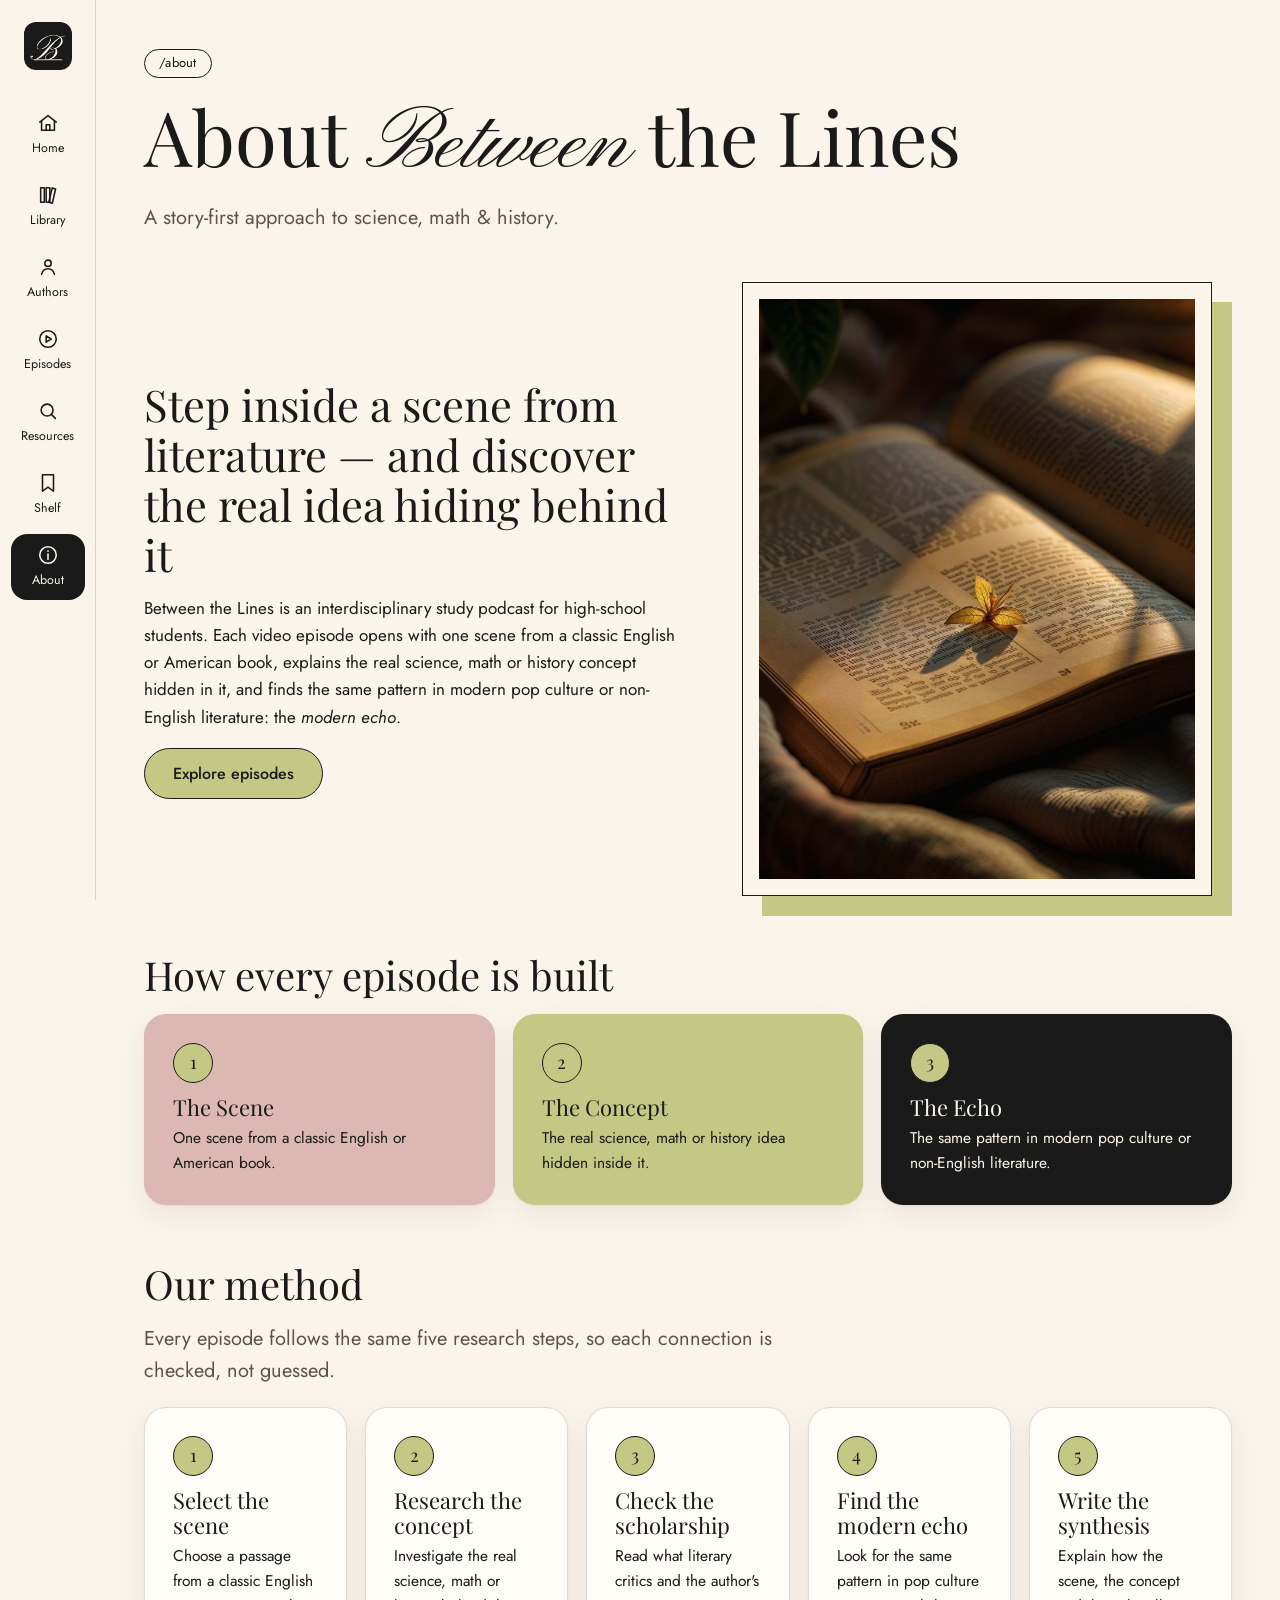
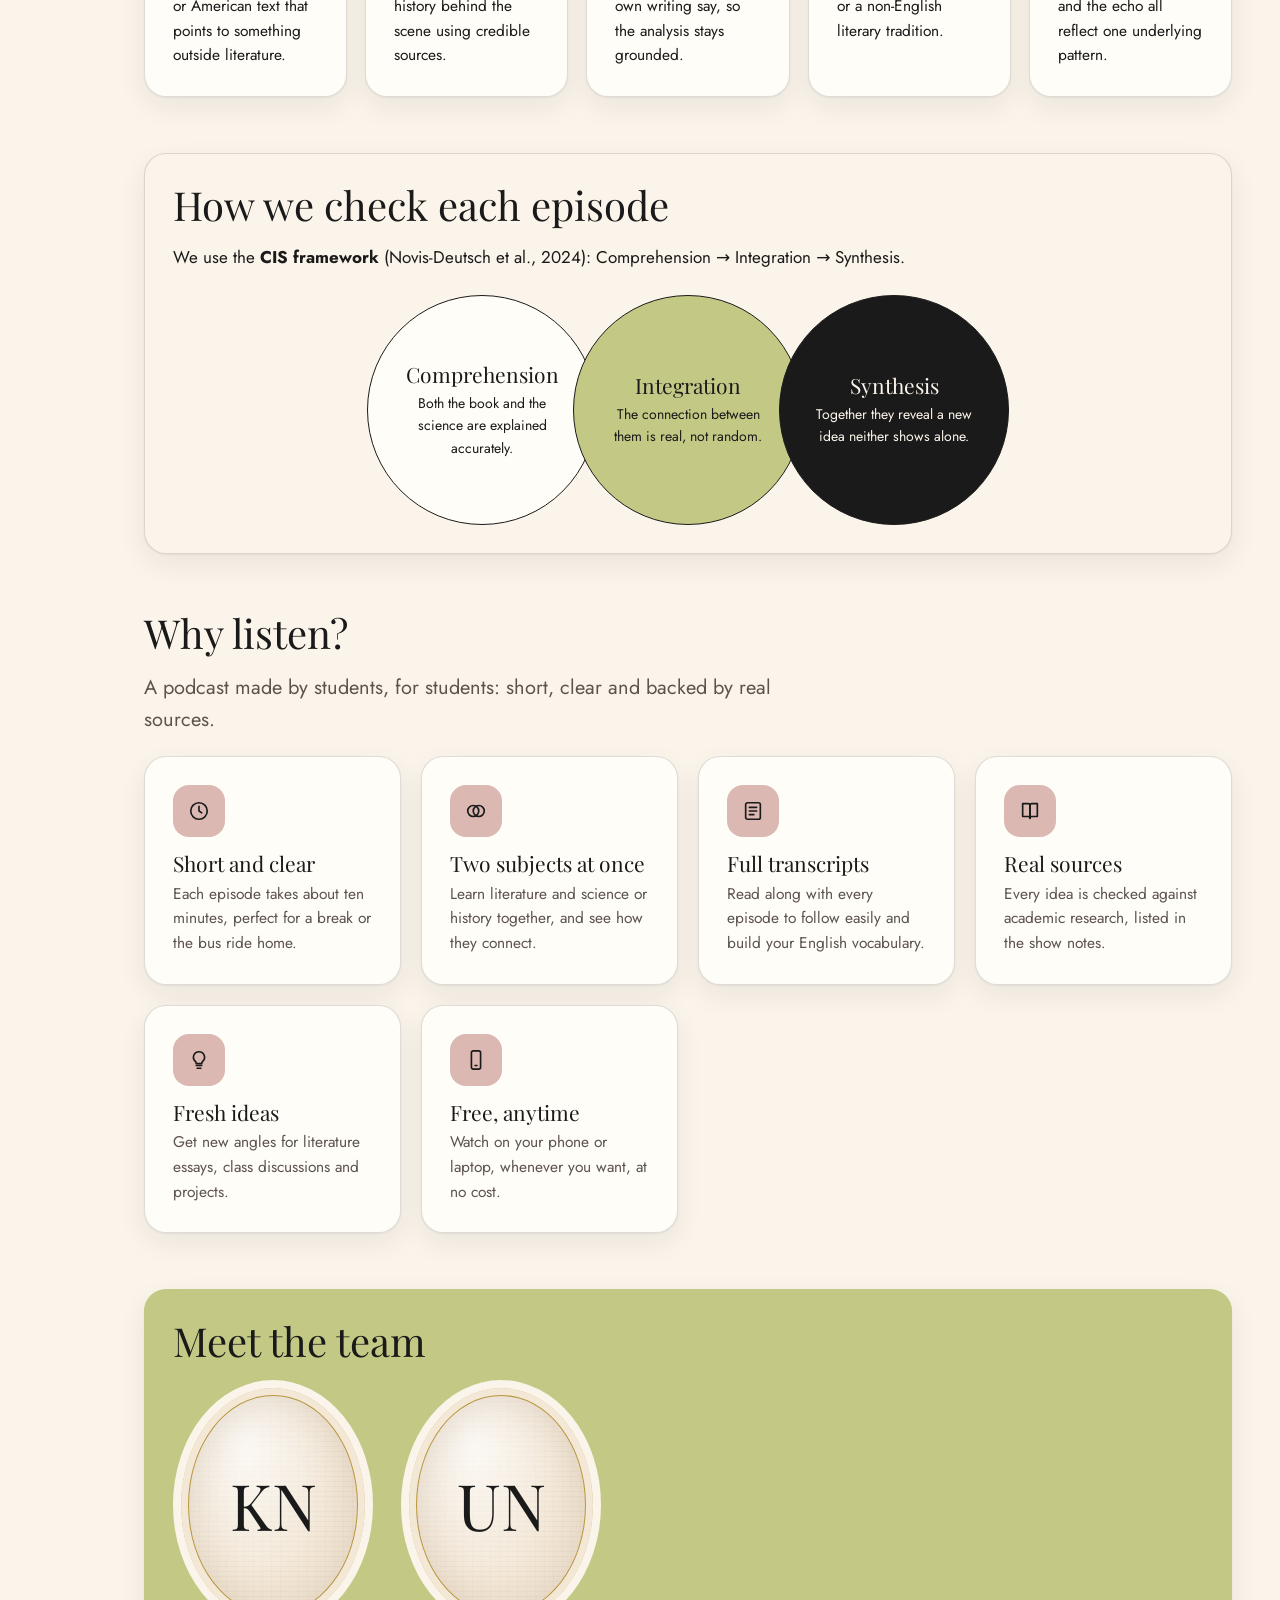
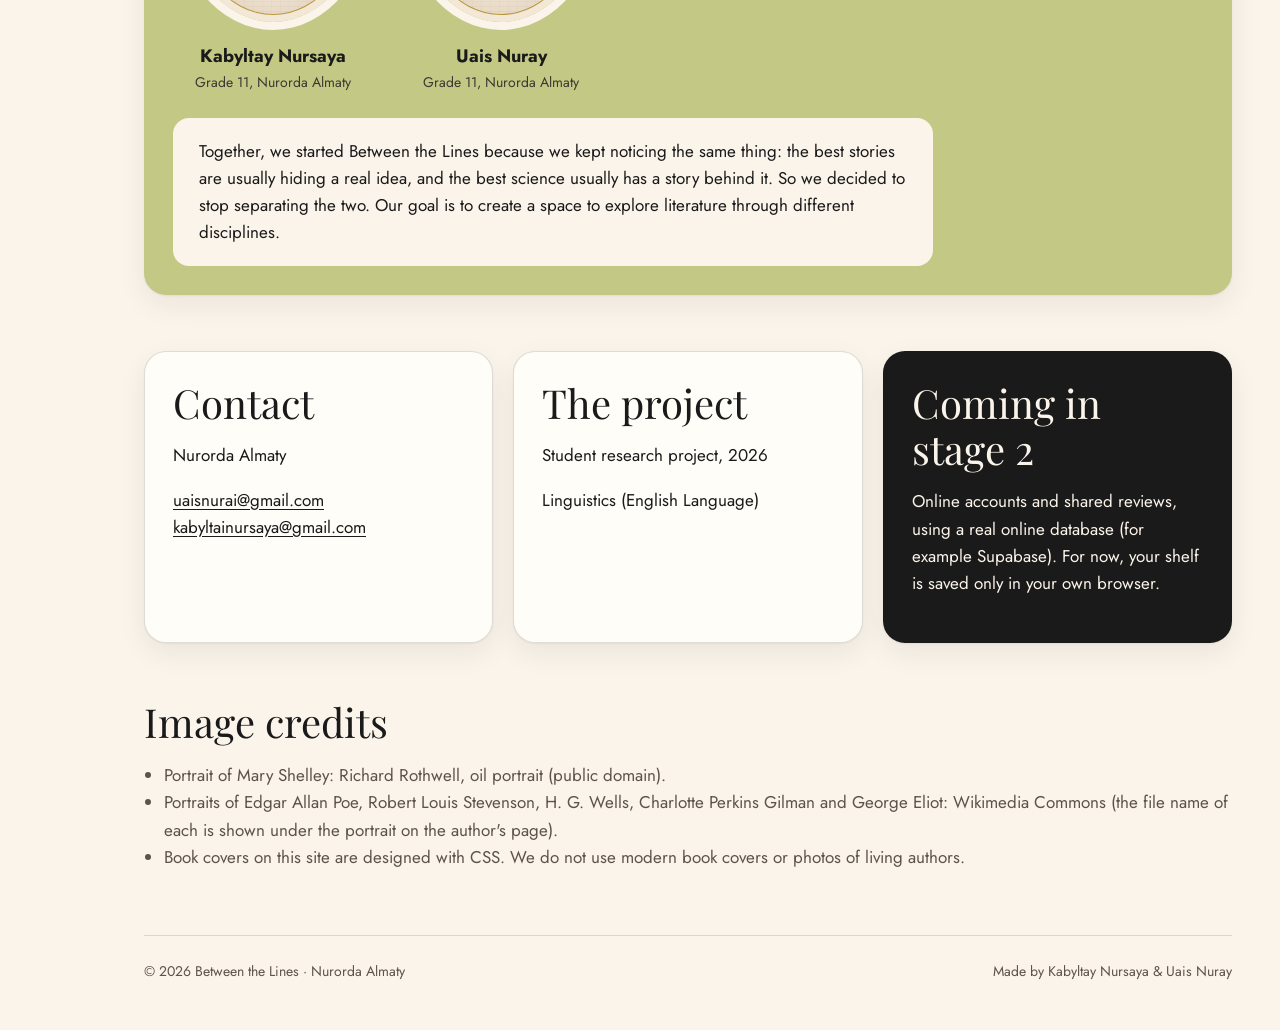
<file: about.html>
<!DOCTYPE html>
<html lang="en">
<head>
  <meta charset="UTF-8">
  <meta name="viewport" content="width=device-width, initial-scale=1.0">
  <title>About · Between the Lines</title>
  <meta name="description" content="Between the Lines: a study-podcast platform where Story meets Science.">

  <!-- Logo in the browser tab and on phone home screens -->
  <link rel="icon" type="image/png" href="images/favicon-3-black-script.png">
  <link rel="apple-touch-icon" href="images/favicon-3-black-script.png">

  <!-- Fonts: Playfair Display (headings), Pinyon Script (decorative), Jost (text) -->
  <link rel="preconnect" href="https://fonts.googleapis.com">
  <link rel="preconnect" href="https://fonts.gstatic.com" crossorigin>
  <link href="https://fonts.googleapis.com/css2?family=Jost:wght@400;500;600&family=Pinyon+Script&family=Playfair+Display:ital,wght@0,400;0,600;1,400&display=swap" rel="stylesheet">

  <!-- Our one shared stylesheet -->
  <link rel="stylesheet" href="css/style.css">
</head>

<!-- data-page tells app.js which menu link to highlight -->
<body data-page="about">
  <a class="skip-link" href="#main">Skip to content</a>

  <div class="layout">
    <!-- Empty on purpose: js/app.js builds the menu here -->
    <nav id="sidebar"></nav>

    <main id="main" class="main">

      <header class="page-head">
        <span class="pill">/about</span>
        <h1>About <span class="script">Between</span> the Lines</h1>
        <p class="lead">A story-first approach to science, math &amp; history.</p>
      </header>

      <!-- ===== 1. WHAT WE DO ===== -->
      <section class="about-intro reveal">
        <div>
          <h2 class="section-title">Step inside a scene from literature — and discover the real idea hiding behind it</h2>
          <p>Between the Lines is an interdisciplinary study podcast for high-school students. Each video episode opens with one scene from a classic English or American book, explains the real science, math or history concept hidden in it, and finds the same pattern in modern pop culture or non-English literature: the <em>modern echo</em>.</p>
          <a class="btn" href="episodes.html">Explore episodes</a>
        </div>
        <div class="about-img">
          <!-- Decorative photo. Replace images/book.jpg with your own photo (same name),
               or change the src. If the file is missing, a paper texture appears instead. -->
          <img src="images/book.jpg" alt="An open book in warm light" data-fallback="texture">
        </div>
      </section>

      <!-- ===== 2. SCRIPT STRUCTURE ===== -->
      <section class="section reveal" aria-labelledby="structure-title">
        <h2 class="section-title" id="structure-title">How every episode is built</h2>
        <ol class="structure">
          <li class="card card-pink">
            <span class="num">1</span>
            <h3>The Scene</h3>
            <p>One scene from a classic English or American book.</p>
          </li>
          <li class="card card-green">
            <span class="num">2</span>
            <h3>The Concept</h3>
            <p>The real science, math or history idea hidden inside it.</p>
          </li>
          <li class="card card-ink">
            <span class="num">3</span>
            <h3>The Echo</h3>
            <p>The same pattern in modern pop culture or non-English literature.</p>
          </li>
        </ol>
      </section>

      <!-- ===== 3. OUR METHOD: 5 STEPS ===== -->
      <section class="section reveal" aria-labelledby="method-title">
        <h2 class="section-title" id="method-title">Our method</h2>
        <p class="lead">Every episode follows the same five research steps, so each connection is checked, not guessed.</p>
        <ol class="steps">
          <li class="card"><span class="num">1</span><h3>Select the scene</h3><p>Choose a passage from a classic English or American text that points to something outside literature.</p></li>
          <li class="card"><span class="num">2</span><h3>Research the concept</h3><p>Investigate the real science, math or history behind the scene using credible sources.</p></li>
          <li class="card"><span class="num">3</span><h3>Check the scholarship</h3><p>Read what literary critics and the author's own writing say, so the analysis stays grounded.</p></li>
          <li class="card"><span class="num">4</span><h3>Find the modern echo</h3><p>Look for the same pattern in pop culture or a non-English literary tradition.</p></li>
          <li class="card"><span class="num">5</span><h3>Write the synthesis</h3><p>Explain how the scene, the concept and the echo all reflect one underlying pattern.</p></li>
        </ol>
      </section>

      <!-- ===== 4. CIS FRAMEWORK (three overlapping circles, like v1) ===== -->
      <section class="section card card-cream reveal" aria-labelledby="cis-title">
        <h2 class="section-title" id="cis-title">How we check each episode</h2>
        <p>We use the <strong>CIS framework</strong> (Novis-Deutsch et al., 2024): Comprehension → Integration → Synthesis.</p>
        <ol class="cis">
          <li class="circle c1"><h3>Comprehension</h3><p>Both the book and the science are explained accurately.</p></li>
          <li class="circle c2"><h3>Integration</h3><p>The connection between them is real, not random.</p></li>
          <li class="circle c3"><h3>Synthesis</h3><p>Together they reveal a new idea neither shows alone.</p></li>
        </ol>
      </section>

      <!-- ===== 5. WHY LISTEN? ===== -->
      <section class="section reveal" aria-labelledby="why-title">
        <h2 class="section-title" id="why-title">Why listen?</h2>
        <p class="lead">A podcast made by students, for students: short, clear and backed by real sources.</p>
        <div class="why-grid">
          <div class="card why-item">
            <div class="why-icon"><svg class="icon" viewBox="0 0 24 24" fill="none" stroke="currentColor" stroke-width="1.8" stroke-linecap="round" stroke-linejoin="round" aria-hidden="true"><circle cx="12" cy="12" r="9"/><path d="M12 7v5l3 2"/></svg></div>
            <h3>Short and clear</h3>
            <p>Each episode takes about ten minutes, perfect for a break or the bus ride home.</p>
          </div>
          <div class="card why-item">
            <div class="why-icon"><svg class="icon" viewBox="0 0 24 24" fill="none" stroke="currentColor" stroke-width="1.8" aria-hidden="true"><circle cx="9" cy="12" r="6"/><circle cx="15" cy="12" r="6"/></svg></div>
            <h3>Two subjects at once</h3>
            <p>Learn literature and science or history together, and see how they connect.</p>
          </div>
          <div class="card why-item">
            <div class="why-icon"><svg class="icon" viewBox="0 0 24 24" fill="none" stroke="currentColor" stroke-width="1.8" stroke-linecap="round" aria-hidden="true"><rect x="4" y="3" width="16" height="18" rx="2"/><path d="M8 8h8M8 12h8M8 16h5"/></svg></div>
            <h3>Full transcripts</h3>
            <p>Read along with every episode to follow easily and build your English vocabulary.</p>
          </div>
          <div class="card why-item">
            <div class="why-icon"><svg class="icon" viewBox="0 0 24 24" fill="none" stroke="currentColor" stroke-width="1.8" stroke-linejoin="round" aria-hidden="true"><path d="M4 4h6a2 2 0 0 1 2 2v14a2 2 0 0 0-2-2H4z"/><path d="M20 4h-6a2 2 0 0 0-2 2v14a2 2 0 0 1 2-2h6z"/></svg></div>
            <h3>Real sources</h3>
            <p>Every idea is checked against academic research, listed in the show notes.</p>
          </div>
          <div class="card why-item">
            <div class="why-icon"><svg class="icon" viewBox="0 0 24 24" fill="none" stroke="currentColor" stroke-width="1.8" stroke-linecap="round" stroke-linejoin="round" aria-hidden="true"><path d="M9 18h6M10 21h4"/><path d="M12 3a6 6 0 0 0-4 10.5c.6.6 1 1.4 1 2.5h6c0-1.1.4-1.9 1-2.5A6 6 0 0 0 12 3z"/></svg></div>
            <h3>Fresh ideas</h3>
            <p>Get new angles for literature essays, class discussions and projects.</p>
          </div>
          <div class="card why-item">
            <div class="why-icon"><svg class="icon" viewBox="0 0 24 24" fill="none" stroke="currentColor" stroke-width="1.8" stroke-linecap="round" aria-hidden="true"><rect x="7" y="2" width="10" height="20" rx="2"/><path d="M11 18h2"/></svg></div>
            <h3>Free, anytime</h3>
            <p>Watch on your phone or laptop, whenever you want, at no cost.</p>
          </div>
        </div>
      </section>

      <!-- ===== 6. TEAM =====
           The team cards come from data/team.json (built by js/about.js).
           To show your photo: put it in images/ and write its path in "photo",
           e.g. "photo": "images/nursaya.jpg". Empty "photo" = paper card with initials. -->
      <section class="section card card-green reveal" aria-labelledby="team-title">
        <h2 class="section-title" id="team-title">Meet the team</h2>
        <div class="team" id="team">
          <p class="meta">Loading the team…</p>
        </div>
        <p class="together">Together, we started Between the Lines because we kept noticing the same thing: the best stories are usually hiding a real idea, and the best science usually has a story behind it. So we decided to stop separating the two. Our goal is to create a space to explore literature through different disciplines.</p>
      </section>

      <!-- ===== 7. CONTACT, PROJECT, WHAT'S NEXT ===== -->
      <div class="section grid reveal">
        <section class="card" aria-labelledby="contact-title">
          <h2 class="section-title" id="contact-title">Contact</h2>
          <p>Nurorda Almaty</p>
          <p><a href="mailto:uaisnurai@gmail.com">uaisnurai@gmail.com</a><br>
             <a href="mailto:kabyltainursaya@gmail.com">kabyltainursaya@gmail.com</a></p>
        </section>
        <section class="card" aria-labelledby="project-title">
          <h2 class="section-title" id="project-title">The project</h2>
          <p>Student research project, 2026</p>
          <p>Linguistics (English Language)</p>
        </section>
        <section class="card card-ink" aria-labelledby="next-title">
          <h2 class="section-title" id="next-title">Coming in stage 2</h2>
          <p>Online accounts and shared reviews, using a real online database (for example Supabase). For now, your shelf is saved only in your own browser.</p>
        </section>
      </div>

      <!-- ===== 8. IMAGE CREDITS =====
           TODO (students): add the source of images/book.jpg here once you know it.
           TODO (students): add the Frankenstein engraving here once you have confirmed its source.
           TODO (students): check the licence on each Wikimedia Commons page below. -->
      <section class="section" aria-labelledby="credits-title">
        <h2 class="section-title" id="credits-title">Image credits</h2>
        <ul class="credits">
          <li>Portrait of Mary Shelley: Richard Rothwell, oil portrait (public domain).</li>
          <li>Portraits of Edgar Allan Poe, Robert Louis Stevenson, H. G. Wells, Charlotte Perkins Gilman and George Eliot: Wikimedia Commons (the file name of each is shown under the portrait on the author's page).</li>
          <li>Book covers on this site are designed with CSS. We do not use modern book covers or photos of living authors.</li>
        </ul>
      </section>

    </main>
  </div>

  <!-- Scripts go at the end, so the HTML above already exists -->
  <script src="js/app.js"></script>
  <script src="js/about.js"></script>
</body>
</html>
</file>
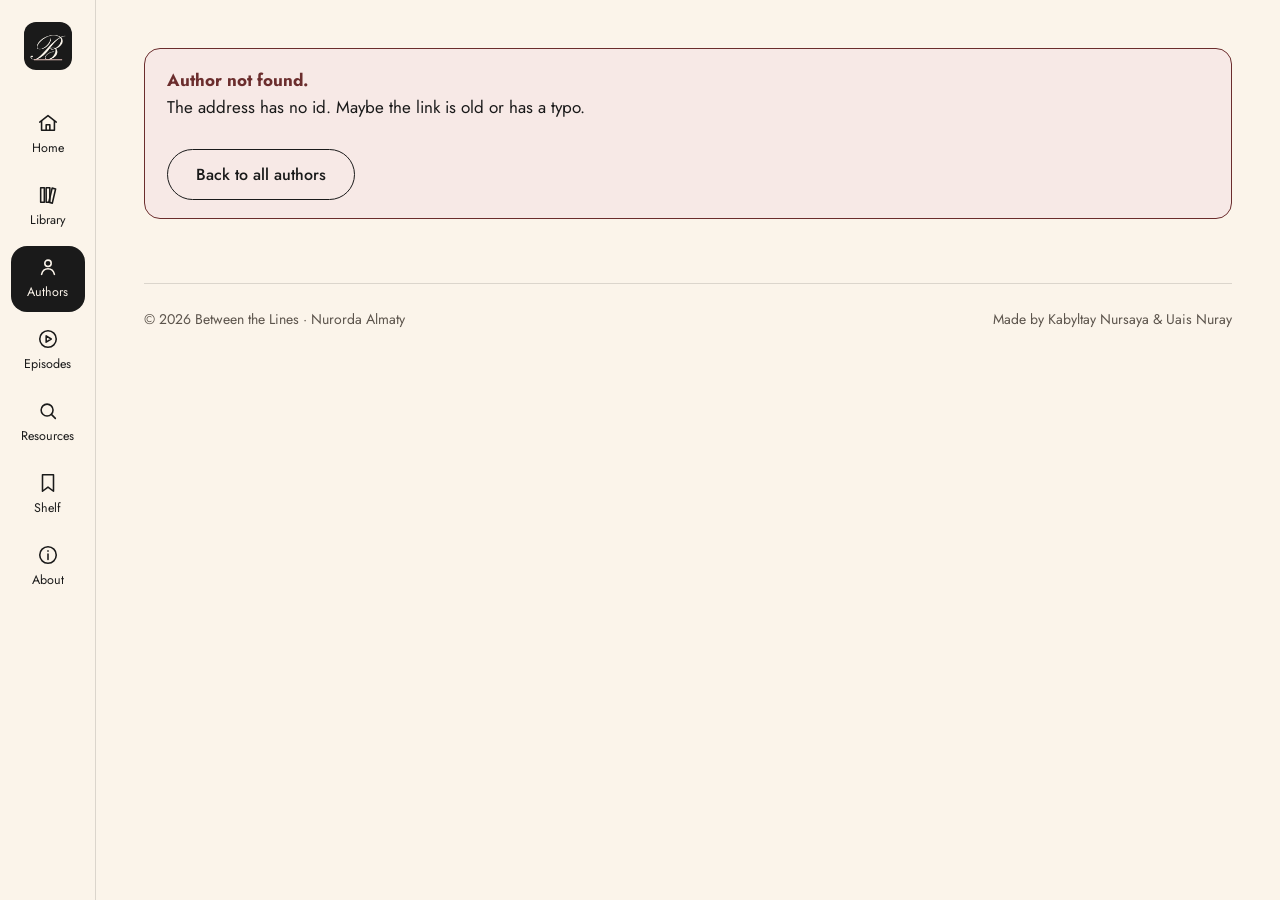
<file: author.html>
<!DOCTYPE html>
<html lang="en">
<head>
  <meta charset="UTF-8">
  <meta name="viewport" content="width=device-width, initial-scale=1.0">
  <title>Author · Between the Lines</title>
  <meta name="description" content="Between the Lines: a study-podcast platform where Story meets Science.">

  <!-- Logo in the browser tab and on phone home screens -->
  <link rel="icon" type="image/png" href="images/favicon-3-black-script.png">
  <link rel="apple-touch-icon" href="images/favicon-3-black-script.png">

  <!-- Fonts: Playfair Display (headings), Pinyon Script (decorative), Jost (text) -->
  <link rel="preconnect" href="https://fonts.googleapis.com">
  <link rel="preconnect" href="https://fonts.gstatic.com" crossorigin>
  <link href="https://fonts.googleapis.com/css2?family=Jost:wght@400;500;600&family=Pinyon+Script&family=Playfair+Display:ital,wght@0,400;0,600;1,400&display=swap" rel="stylesheet">

  <!-- Our one shared stylesheet -->
  <link rel="stylesheet" href="css/style.css">
</head>

<!-- data-page tells app.js which menu link to highlight -->
<body data-page="authors">
  <a class="skip-link" href="#main">Skip to content</a>

  <div class="layout">
    <!-- Empty on purpose: js/app.js builds the menu here -->
    <nav id="sidebar"></nav>

    <main id="main" class="main">

      <!-- Everything here is built by js/author.js, using the ?id= in the address -->
      <div id="author">
        <p class="notice">Loading author…</p>
      </div>

    </main>
  </div>

  <!-- Scripts go at the end, so the HTML above already exists -->
  <script src="js/app.js"></script>
  <script src="js/author.js"></script>
</body>
</html>
</file>
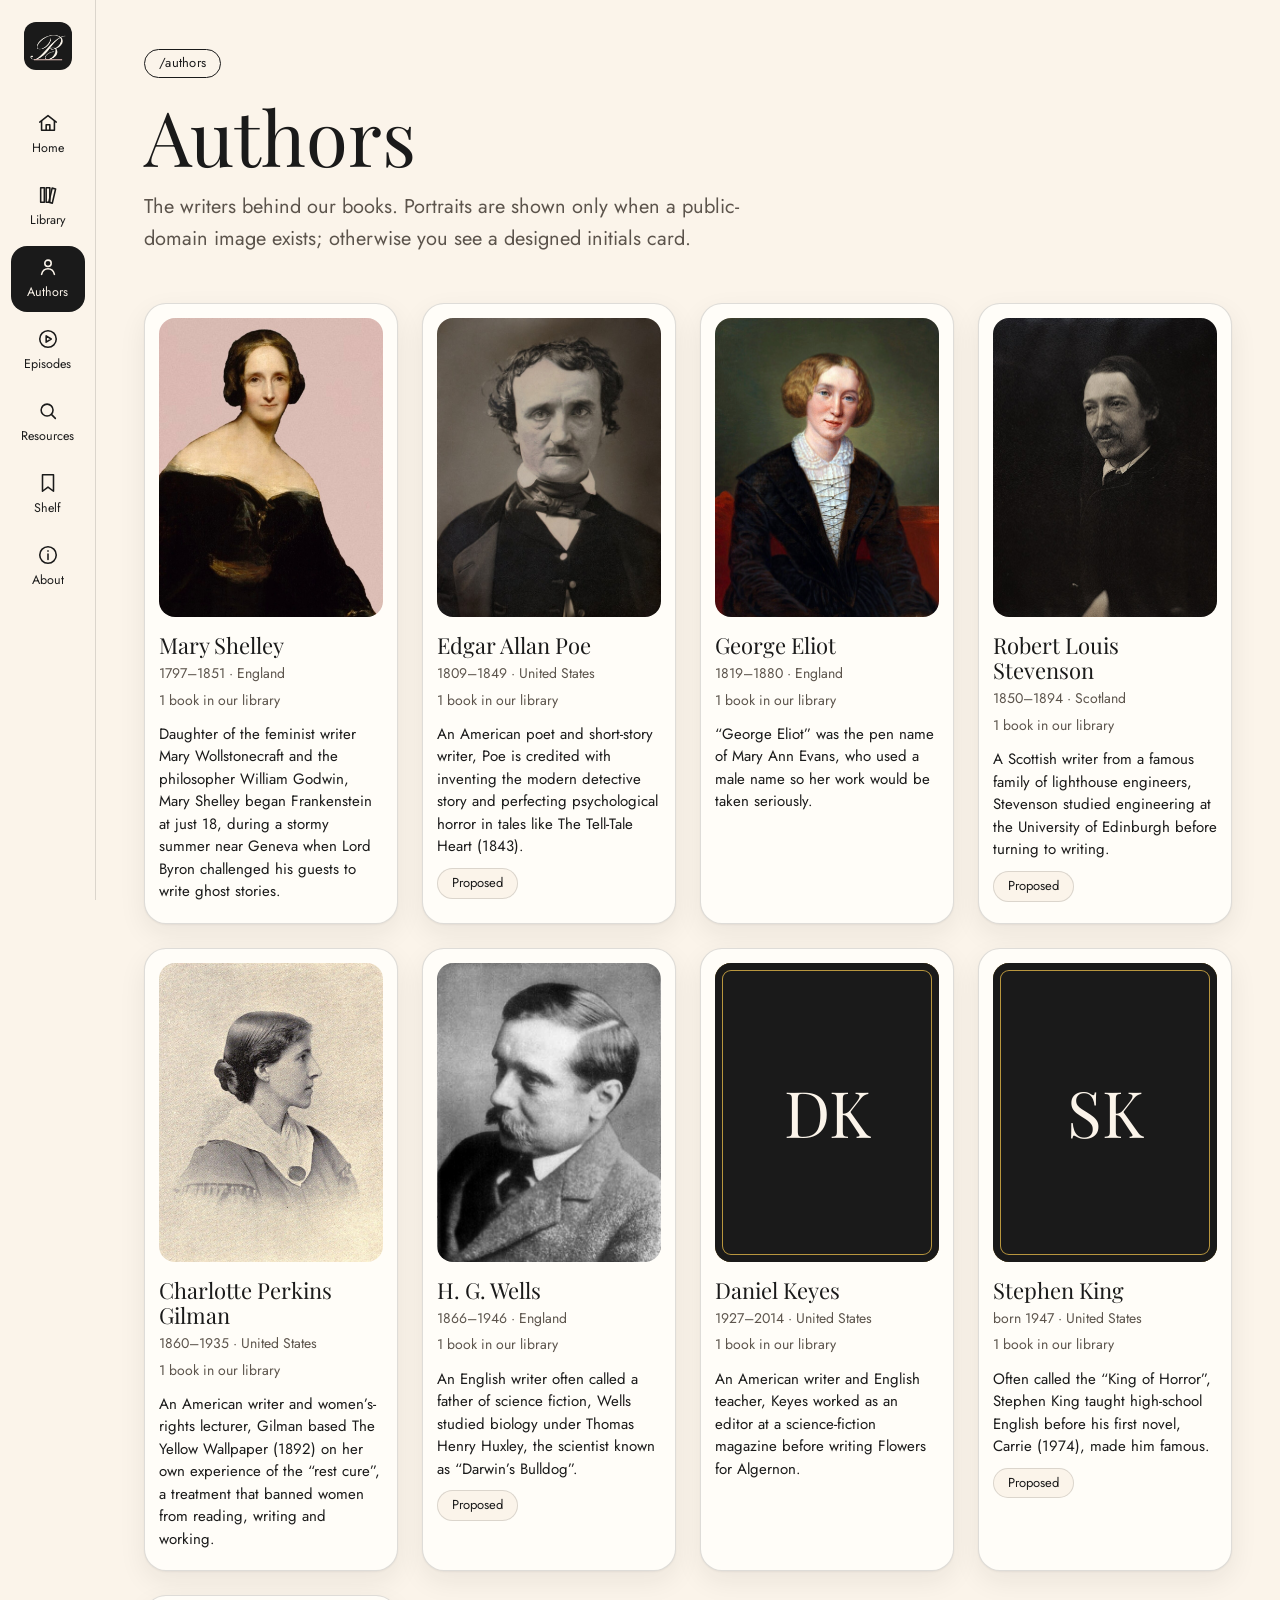
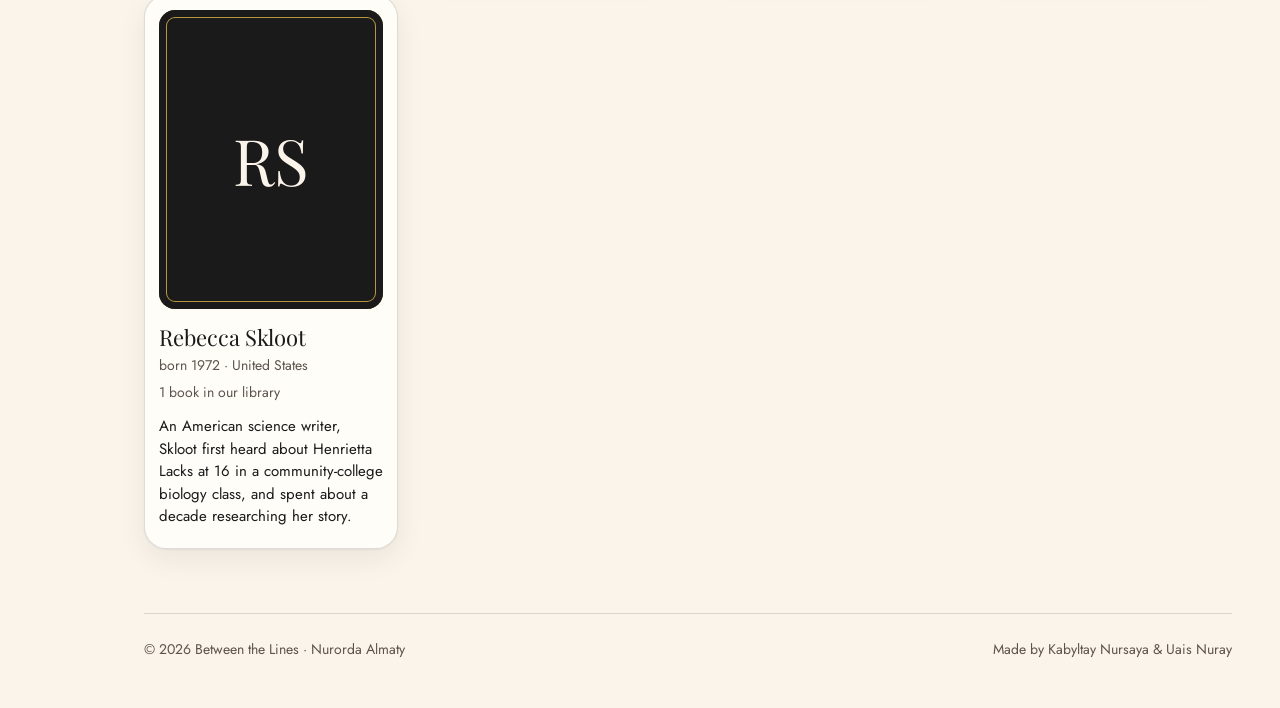
<file: authors.html>
<!DOCTYPE html>
<html lang="en">
<head>
  <meta charset="UTF-8">
  <meta name="viewport" content="width=device-width, initial-scale=1.0">
  <title>Authors · Between the Lines</title>
  <meta name="description" content="Between the Lines: a study-podcast platform where Story meets Science.">

  <!-- Logo in the browser tab and on phone home screens -->
  <link rel="icon" type="image/png" href="images/favicon-3-black-script.png">
  <link rel="apple-touch-icon" href="images/favicon-3-black-script.png">

  <!-- Fonts: Playfair Display (headings), Pinyon Script (decorative), Jost (text) -->
  <link rel="preconnect" href="https://fonts.googleapis.com">
  <link rel="preconnect" href="https://fonts.gstatic.com" crossorigin>
  <link href="https://fonts.googleapis.com/css2?family=Jost:wght@400;500;600&family=Pinyon+Script&family=Playfair+Display:ital,wght@0,400;0,600;1,400&display=swap" rel="stylesheet">

  <!-- Our one shared stylesheet -->
  <link rel="stylesheet" href="css/style.css">
</head>

<!-- data-page tells app.js which menu link to highlight -->
<body data-page="authors">
  <a class="skip-link" href="#main">Skip to content</a>

  <div class="layout">
    <!-- Empty on purpose: js/app.js builds the menu here -->
    <nav id="sidebar"></nav>

    <main id="main" class="main">

      <header class="page-head">
        <span class="pill">/authors</span>
        <h1>Authors</h1>
        <p class="lead">The writers behind our books. Portraits are shown only when a public-domain image exists; otherwise you see a designed initials card.</p>
      </header>

      <!-- Author cards are added here by js/authors.js -->
      <div id="authors">
        <p class="notice">Loading authors…</p>
      </div>

    </main>
  </div>

  <!-- Scripts go at the end, so the HTML above already exists -->
  <script src="js/app.js"></script>
  <script src="js/authors.js"></script>
</body>
</html>
</file>
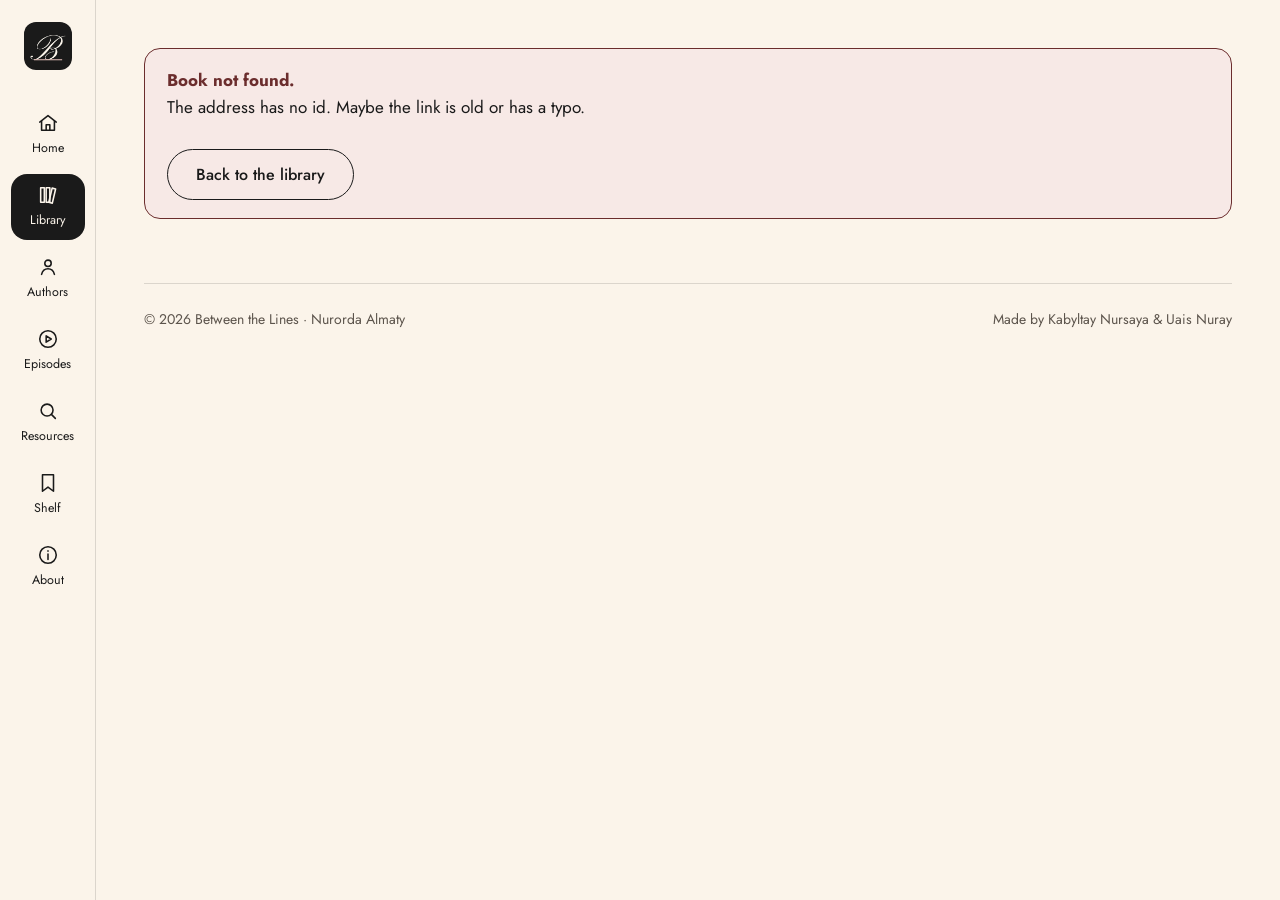
<file: book.html>
<!DOCTYPE html>
<html lang="en">
<head>
  <meta charset="UTF-8">
  <meta name="viewport" content="width=device-width, initial-scale=1.0">
  <title>Book · Between the Lines</title>
  <meta name="description" content="Between the Lines: a study-podcast platform where Story meets Science.">

  <!-- Logo in the browser tab and on phone home screens -->
  <link rel="icon" type="image/png" href="images/favicon-3-black-script.png">
  <link rel="apple-touch-icon" href="images/favicon-3-black-script.png">

  <!-- Fonts: Playfair Display (headings), Pinyon Script (decorative), Jost (text) -->
  <link rel="preconnect" href="https://fonts.googleapis.com">
  <link rel="preconnect" href="https://fonts.gstatic.com" crossorigin>
  <link href="https://fonts.googleapis.com/css2?family=Jost:wght@400;500;600&family=Pinyon+Script&family=Playfair+Display:ital,wght@0,400;0,600;1,400&display=swap" rel="stylesheet">

  <!-- Our one shared stylesheet -->
  <link rel="stylesheet" href="css/style.css">
</head>

<!-- data-page tells app.js which menu link to highlight -->
<body data-page="library">
  <a class="skip-link" href="#main">Skip to content</a>

  <div class="layout">
    <!-- Empty on purpose: js/app.js builds the menu here -->
    <nav id="sidebar"></nav>

    <main id="main" class="main">

      <!-- Everything here is built by js/book.js, using the ?id= in the address -->
      <div id="book">
        <p class="notice">Loading book…</p>
      </div>

    </main>
  </div>

  <!-- Scripts go at the end, so the HTML above already exists -->
  <script src="js/app.js"></script>
  <script src="js/book.js"></script>
</body>
</html>
</file>
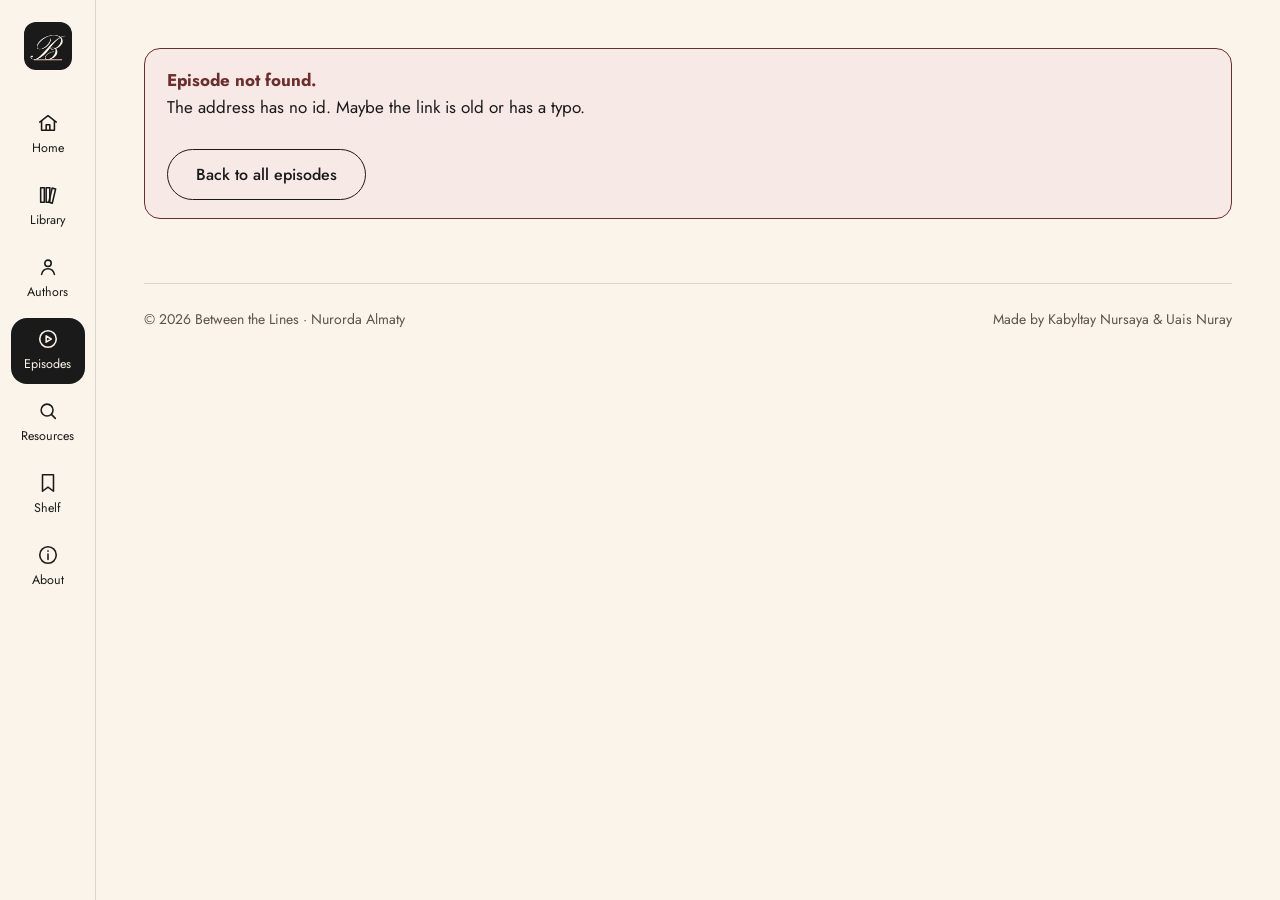
<file: episode.html>
<!DOCTYPE html>
<html lang="en">
<head>
  <meta charset="UTF-8">
  <meta name="viewport" content="width=device-width, initial-scale=1.0">
  <title>Episode · Between the Lines</title>
  <meta name="description" content="Between the Lines: a study-podcast platform where Story meets Science.">

  <!-- Logo in the browser tab and on phone home screens -->
  <link rel="icon" type="image/png" href="images/favicon-3-black-script.png">
  <link rel="apple-touch-icon" href="images/favicon-3-black-script.png">

  <!-- Fonts: Playfair Display (headings), Pinyon Script (decorative), Jost (text) -->
  <link rel="preconnect" href="https://fonts.googleapis.com">
  <link rel="preconnect" href="https://fonts.gstatic.com" crossorigin>
  <link href="https://fonts.googleapis.com/css2?family=Jost:wght@400;500;600&family=Pinyon+Script&family=Playfair+Display:ital,wght@0,400;0,600;1,400&display=swap" rel="stylesheet">

  <!-- Our one shared stylesheet -->
  <link rel="stylesheet" href="css/style.css">
</head>

<!-- data-page tells app.js which menu link to highlight -->
<body data-page="episodes">
  <a class="skip-link" href="#main">Skip to content</a>

  <div class="layout">
    <!-- Empty on purpose: js/app.js builds the menu here -->
    <nav id="sidebar"></nav>

    <main id="main" class="main">

      <!-- Everything here is built by js/episode.js, using the ?id= in the address -->
      <div id="episode">
        <p class="notice">Loading episode…</p>
      </div>

    </main>
  </div>

  <!-- Scripts go at the end, so the HTML above already exists -->
  <script src="js/app.js"></script>
  <script src="js/episode.js"></script>
</body>
</html>
</file>
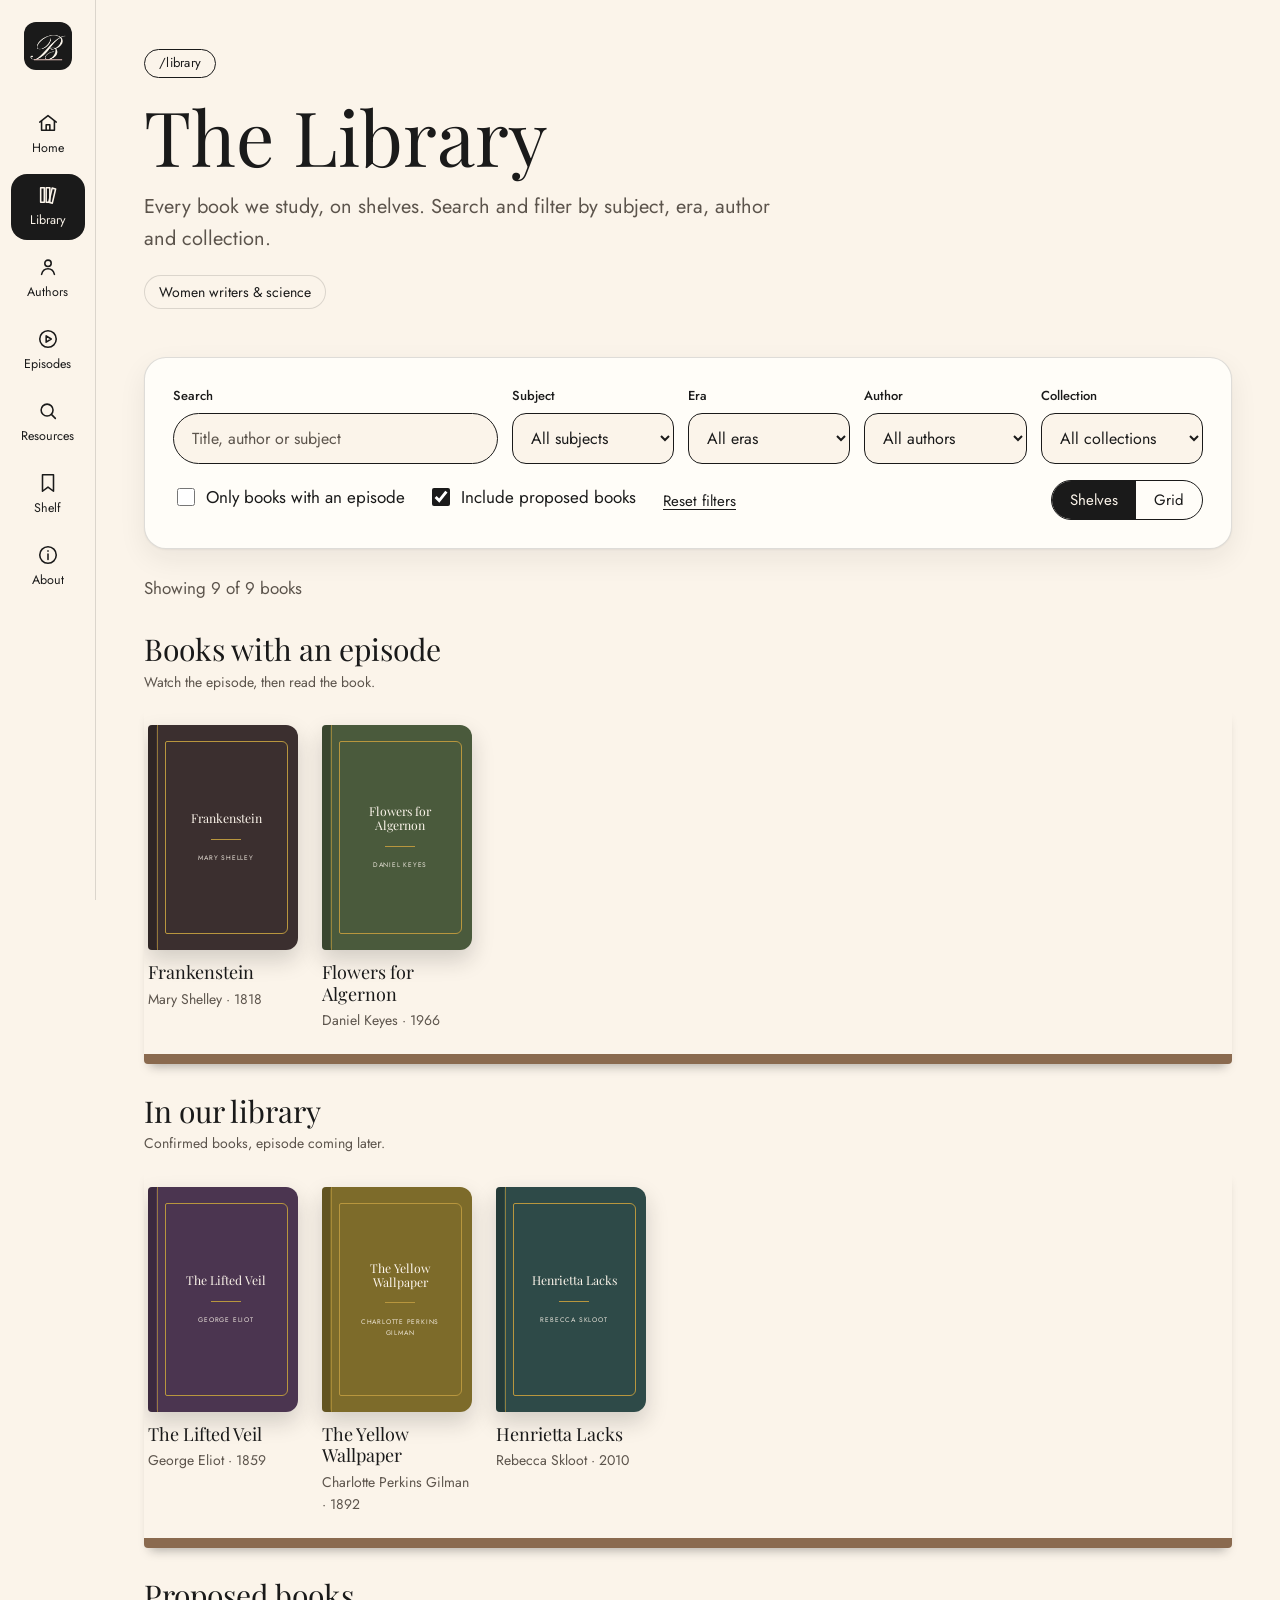
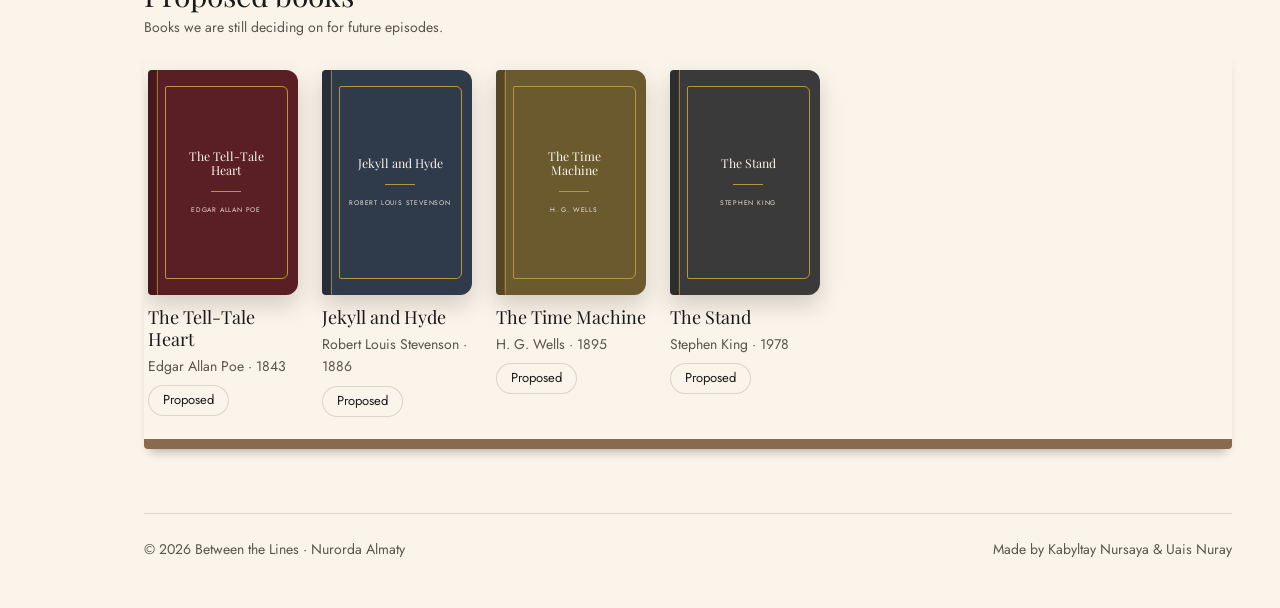
<file: library.html>
<!DOCTYPE html>
<html lang="en">
<head>
  <meta charset="UTF-8">
  <meta name="viewport" content="width=device-width, initial-scale=1.0">
  <title>The Library · Between the Lines</title>
  <meta name="description" content="Between the Lines: a study-podcast platform where Story meets Science.">

  <!-- Logo in the browser tab and on phone home screens -->
  <link rel="icon" type="image/png" href="images/favicon-3-black-script.png">
  <link rel="apple-touch-icon" href="images/favicon-3-black-script.png">

  <!-- Fonts: Playfair Display (headings), Pinyon Script (decorative), Jost (text) -->
  <link rel="preconnect" href="https://fonts.googleapis.com">
  <link rel="preconnect" href="https://fonts.gstatic.com" crossorigin>
  <link href="https://fonts.googleapis.com/css2?family=Jost:wght@400;500;600&family=Pinyon+Script&family=Playfair+Display:ital,wght@0,400;0,600;1,400&display=swap" rel="stylesheet">

  <!-- Our one shared stylesheet -->
  <link rel="stylesheet" href="css/style.css">
</head>

<!-- data-page tells app.js which menu link to highlight -->
<body data-page="library">
  <a class="skip-link" href="#main">Skip to content</a>

  <div class="layout">
    <!-- Empty on purpose: js/app.js builds the menu here -->
    <nav id="sidebar"></nav>

    <main id="main" class="main">

      <header class="page-head">
        <span class="pill">/library</span>
        <h1>The Library</h1>
        <p class="lead">Every book we study, on shelves. Search and filter by subject, era, author and collection.</p>
        <!-- Collection shortcuts, e.g. "Women writers & science".
             Built by js/library.js from the "collections" field in books.json. -->
        <div class="collection-chips" id="collection-chips" role="group" aria-label="Collections"></div>
      </header>

      <!-- ===== FILTERS =====
           The options inside the <select> menus are added by
           js/library.js from books.json, so they are never out of date. -->
      <form class="card filters-card" id="filters" role="search">
        <div class="filters">
          <div class="field">
            <label for="f-search">Search</label>
            <input class="search-input" id="f-search" type="search" placeholder="Title, author or subject" autocomplete="off">
          </div>
          <div class="field">
            <label for="f-subject">Subject</label>
            <select id="f-subject"><option value="">All subjects</option></select>
          </div>
          <div class="field">
            <label for="f-era">Era</label>
            <select id="f-era"><option value="">All eras</option></select>
          </div>
          <div class="field">
            <label for="f-author">Author</label>
            <select id="f-author"><option value="">All authors</option></select>
          </div>
          <div class="field">
            <label for="f-collection">Collection</label>
            <select id="f-collection"><option value="">All collections</option></select>
          </div>
        </div>

        <div class="filters-bottom">
          <div>
            <label class="checkbox"><input type="checkbox" id="f-episode"> Only books with an episode</label>
            <label class="checkbox"><input type="checkbox" id="f-proposed" checked> Include proposed books</label>
            <button type="button" class="text-btn" id="f-reset">Reset filters</button>
          </div>
          <div class="toggle" role="group" aria-label="View">
            <button type="button" id="view-shelves" aria-pressed="true">Shelves</button>
            <button type="button" id="view-grid" aria-pressed="false">Grid</button>
          </div>
        </div>
      </form>

      <!-- "Showing 6 books" (aria-live: screen readers announce changes) -->
      <p class="result-count" id="result-count" aria-live="polite"></p>

      <!-- The books appear here (filled by js/library.js) -->
      <div id="books">
        <p class="notice">Loading books…</p>
      </div>

    </main>
  </div>

  <!-- Scripts go at the end, so the HTML above already exists -->
  <script src="js/app.js"></script>
  <script src="js/library.js"></script>
</body>
</html>
</file>
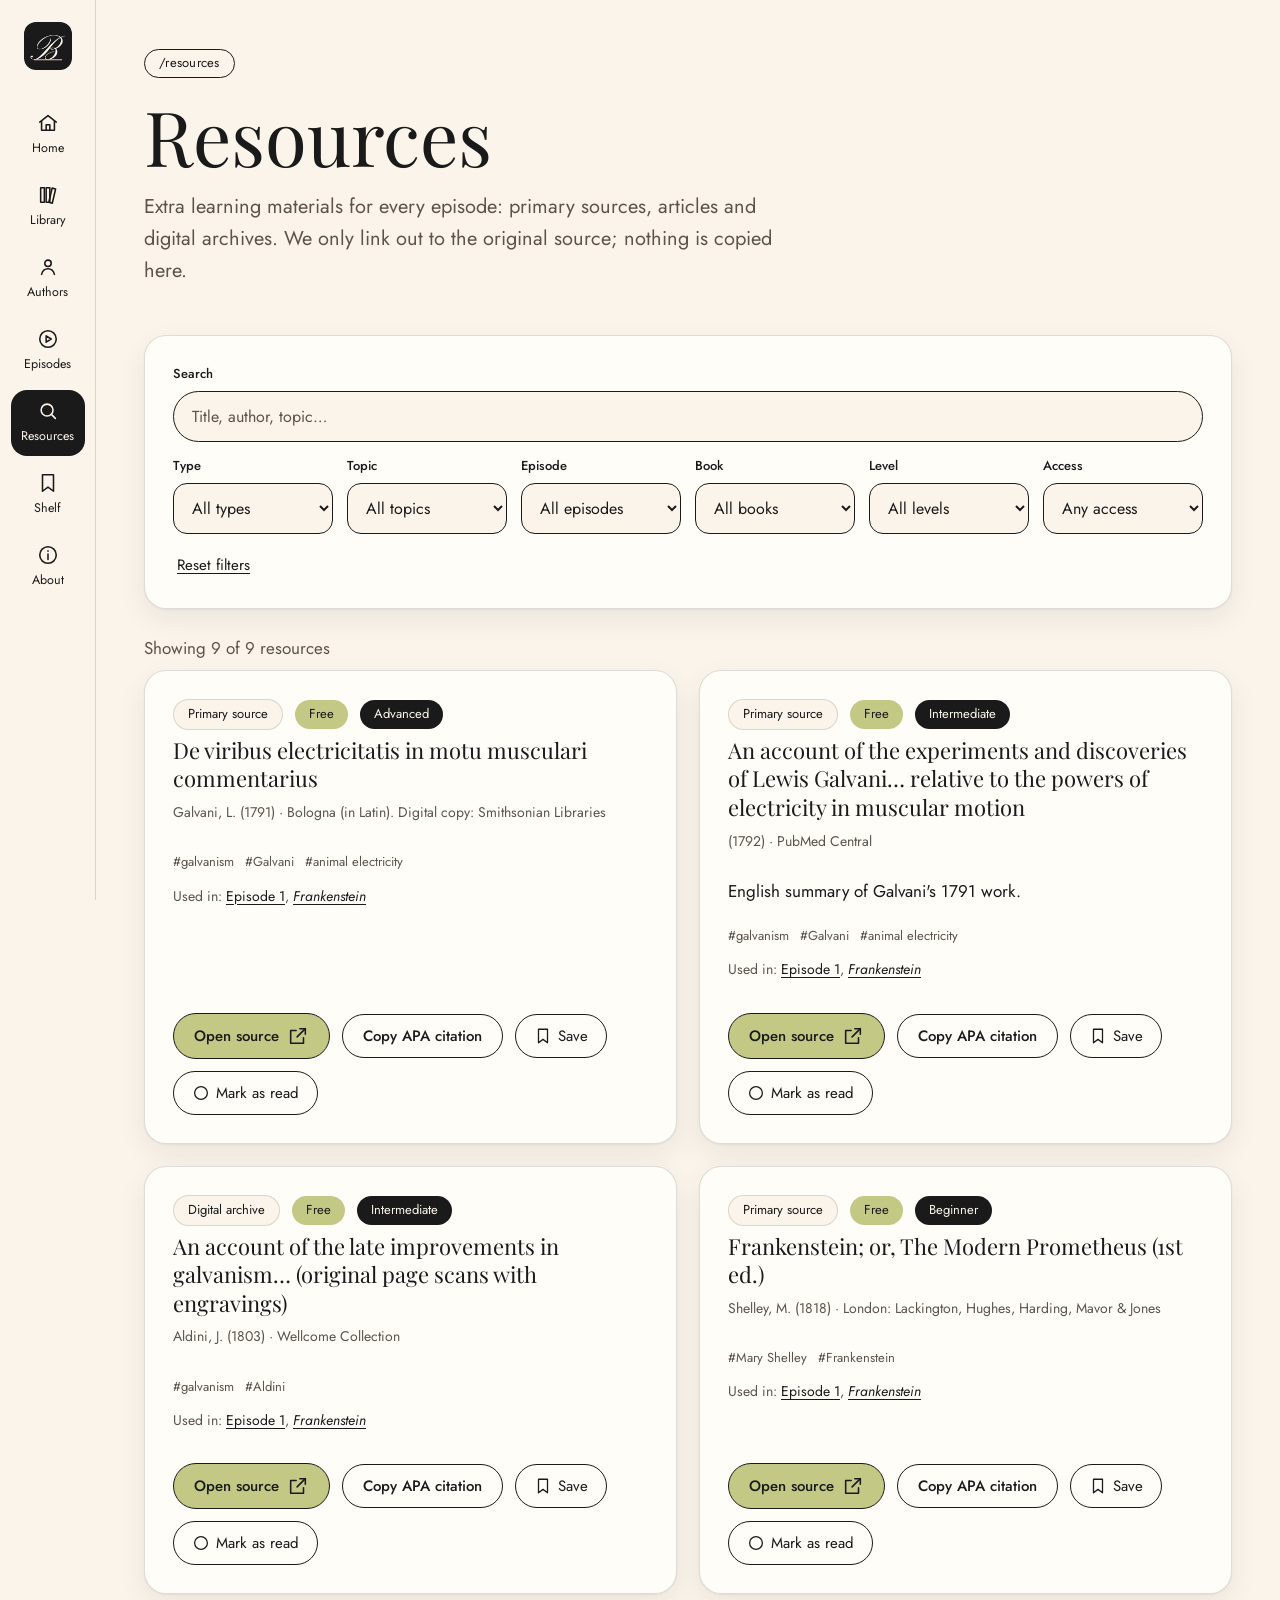
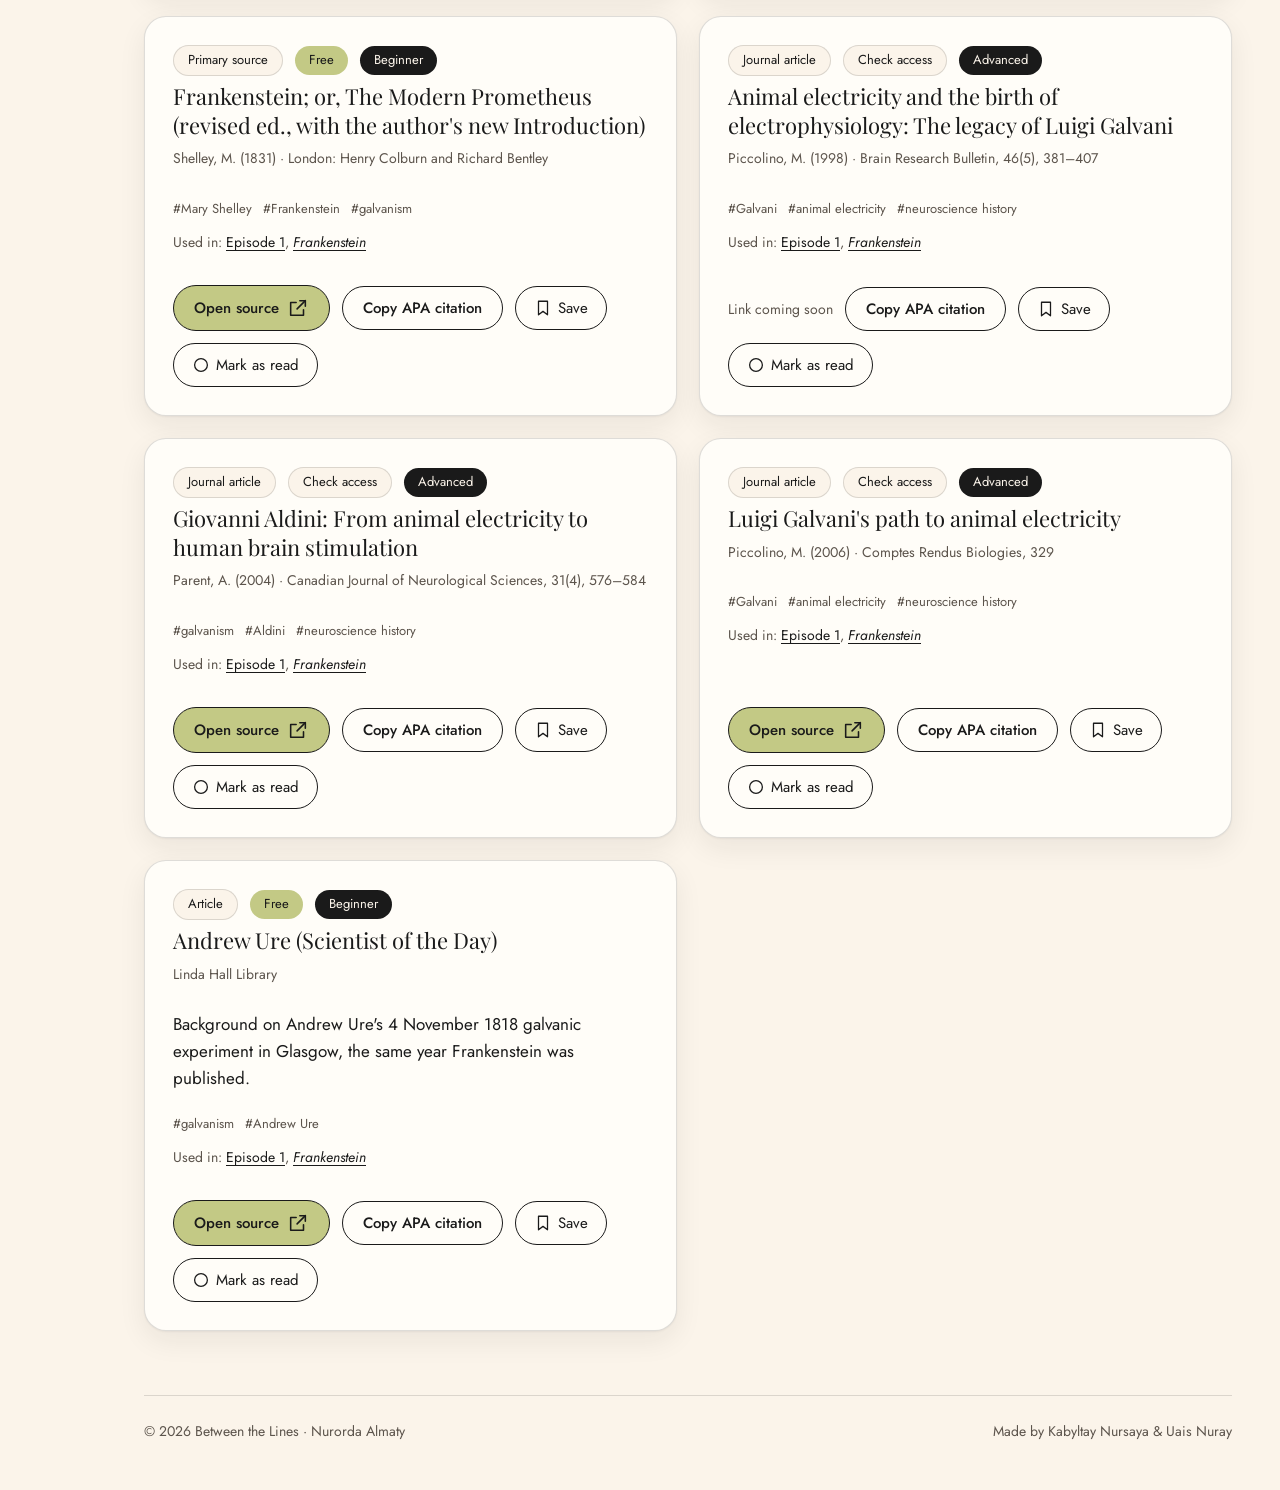
<file: resources.html>
<!DOCTYPE html>
<html lang="en">
<head>
  <meta charset="UTF-8">
  <meta name="viewport" content="width=device-width, initial-scale=1.0">
  <title>Resources · Between the Lines</title>
  <meta name="description" content="Between the Lines: a study-podcast platform where Story meets Science.">

  <!-- Logo in the browser tab and on phone home screens -->
  <link rel="icon" type="image/png" href="images/favicon-3-black-script.png">
  <link rel="apple-touch-icon" href="images/favicon-3-black-script.png">

  <!-- Fonts: Playfair Display (headings), Pinyon Script (decorative), Jost (text) -->
  <link rel="preconnect" href="https://fonts.googleapis.com">
  <link rel="preconnect" href="https://fonts.gstatic.com" crossorigin>
  <link href="https://fonts.googleapis.com/css2?family=Jost:wght@400;500;600&family=Pinyon+Script&family=Playfair+Display:ital,wght@0,400;0,600;1,400&display=swap" rel="stylesheet">

  <!-- Our one shared stylesheet -->
  <link rel="stylesheet" href="css/style.css">
</head>

<!-- data-page tells app.js which menu link to highlight -->
<body data-page="resources">
  <a class="skip-link" href="#main">Skip to content</a>

  <div class="layout">
    <!-- Empty on purpose: js/app.js builds the menu here -->
    <nav id="sidebar"></nav>

    <main id="main" class="main">

      <header class="page-head">
        <span class="pill">/resources</span>
        <h1>Resources</h1>
        <p class="lead">Extra learning materials for every episode: primary sources, articles and digital archives. We only link out to the original source; nothing is copied here.</p>
      </header>

      <!-- ===== FILTERS (options are added by js/resources.js) ===== -->
      <form class="card filters-card" id="filters" role="search">
        <div class="filters filters-wide">
          <div class="field field-search">
            <label for="f-search">Search</label>
            <input class="search-input" id="f-search" type="search" placeholder="Title, author, topic…" autocomplete="off">
          </div>
          <div class="field">
            <label for="f-type">Type</label>
            <select id="f-type"><option value="">All types</option></select>
          </div>
          <div class="field">
            <label for="f-topic">Topic</label>
            <select id="f-topic"><option value="">All topics</option></select>
          </div>
          <div class="field">
            <label for="f-episode">Episode</label>
            <select id="f-episode"><option value="">All episodes</option></select>
          </div>
          <div class="field">
            <label for="f-book">Book</label>
            <select id="f-book"><option value="">All books</option></select>
          </div>
          <div class="field">
            <label for="f-level">Level</label>
            <select id="f-level"><option value="">All levels</option></select>
          </div>
          <div class="field">
            <label for="f-access">Access</label>
            <select id="f-access"><option value="">Any access</option></select>
          </div>
        </div>
        <div class="filters-bottom">
          <button type="button" class="text-btn" id="f-reset">Reset filters</button>
        </div>
      </form>

      <p class="result-count" id="result-count" aria-live="polite"></p>

      <!-- Resource cards are added here by js/resources.js -->
      <div id="resources">
        <p class="notice">Loading resources…</p>
      </div>

    </main>
  </div>

  <!-- Scripts go at the end, so the HTML above already exists -->
  <script src="js/app.js"></script>
  <script src="js/resources.js"></script>
</body>
</html>
</file>
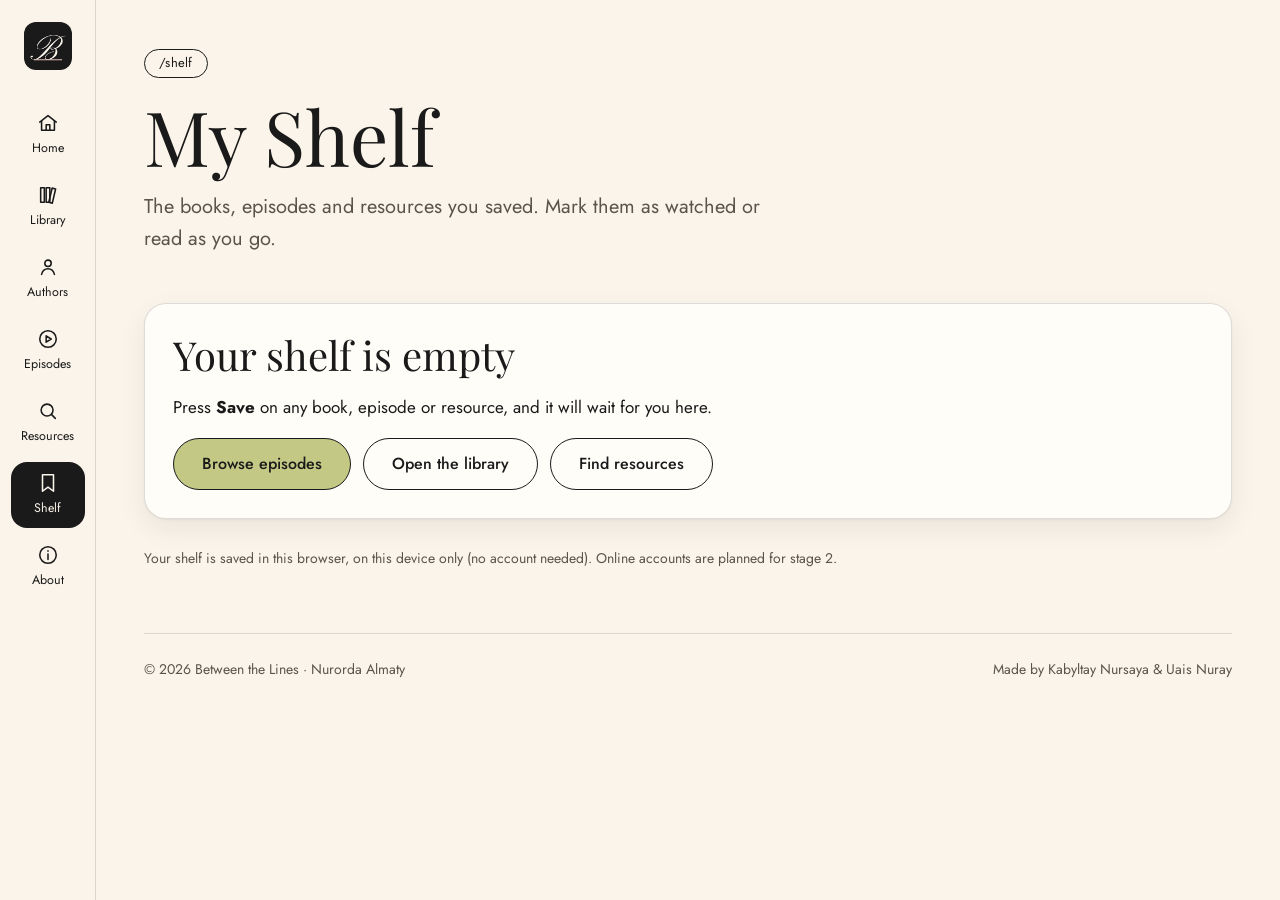
<file: shelf.html>
<!DOCTYPE html>
<html lang="en">
<head>
  <meta charset="UTF-8">
  <meta name="viewport" content="width=device-width, initial-scale=1.0">
  <title>My Shelf · Between the Lines</title>
  <meta name="description" content="Between the Lines: a study-podcast platform where Story meets Science.">

  <!-- Logo in the browser tab and on phone home screens -->
  <link rel="icon" type="image/png" href="images/favicon-3-black-script.png">
  <link rel="apple-touch-icon" href="images/favicon-3-black-script.png">

  <!-- Fonts: Playfair Display (headings), Pinyon Script (decorative), Jost (text) -->
  <link rel="preconnect" href="https://fonts.googleapis.com">
  <link rel="preconnect" href="https://fonts.gstatic.com" crossorigin>
  <link href="https://fonts.googleapis.com/css2?family=Jost:wght@400;500;600&family=Pinyon+Script&family=Playfair+Display:ital,wght@0,400;0,600;1,400&display=swap" rel="stylesheet">

  <!-- Our one shared stylesheet -->
  <link rel="stylesheet" href="css/style.css">
</head>

<!-- data-page tells app.js which menu link to highlight -->
<body data-page="shelf">
  <a class="skip-link" href="#main">Skip to content</a>

  <div class="layout">
    <!-- Empty on purpose: js/app.js builds the menu here -->
    <nav id="sidebar"></nav>

    <main id="main" class="main">

      <header class="page-head">
        <span class="pill">/shelf</span>
        <h1>My Shelf</h1>
        <p class="lead">The books, episodes and resources you saved. Mark them as watched or read as you go.</p>
      </header>

      <!-- Progress summary, the saved items and the "Clear" button: built by js/shelf.js -->
      <div id="shelf">
        <p class="notice">Loading your shelf…</p>
      </div>

      <p class="meta shelf-note">Your shelf is saved in this browser, on this device only (no account needed). Online accounts are planned for stage 2.</p>

    </main>
  </div>

  <!-- Scripts go at the end, so the HTML above already exists -->
  <script src="js/app.js"></script>
  <script src="js/shelf.js"></script>
</body>
</html>
</file>
<file: css/style.css>
/* =============================================================
   BETWEEN THE LINES — DESIGN SYSTEM (style.css)
   -------------------------------------------------------------
   ONE stylesheet for ALL pages. Every page links to this file,
   so a change here changes the whole platform.

   Contents:
     1. Design tokens (colours, fonts, sizes)  ← start here!
     2. Base (page reset, text, links)
     3. Layout (sidebar + main area)
     4. Sidebar / bottom navigation
     5. Typography helpers (headlines, script word)
     6. Buttons
     7. Pills and tags
     8. Cards
     9. Messages (loading, empty, error)
    10. Bento grid and home cards
    10b. Books and authors (covers, shelves, filters, detail pages)
    10c. Episodes (status badges, video, show notes, quiz)
    10d. Resources (research database)
    10e. My Shelf, reviews, About
    11. Footer
    12. Fade-in on scroll
    13. Accessibility helpers
    14. Phones and tablets (media queries)
   ============================================================= */


/* -------------------------------------------------------------
   1. DESIGN TOKENS
   "Tokens" are named values (CSS variables). We write the colour
   ONCE here, then use var(--green) everywhere else.
   Change a value here → it updates on every page.
   ------------------------------------------------------------- */
:root {
  /* Our four colours from the v1 site */
  --pink:  #DBB8B2;   /* hero / highlights */
  --cream: #FBF4EA;   /* main background, like paper */
  --green: #C3C985;   /* buttons, accents */
  --ink:   #1a1a1a;   /* text, dark cards */

  /* Supporting shades (classic, not neon) */
  --paper:    #FFFDF8;  /* card surface, a bit lighter than cream */
  --burgundy: #6B2D2D;  /* links on hover, book covers */
  --gold:     #B8963E;  /* thin frames on covers, stars */
  --muted:    #5C544C;  /* secondary text (still easy to read) */
  --line:     rgba(26, 26, 26, 0.14);  /* thin, soft borders */

  /* Fonts (loaded from Google Fonts in each HTML <head>) */
  --font-head:   'Playfair Display', Georgia, 'Times New Roman', serif;
  --font-script: 'Pinyon Script', 'Snell Roundhand', cursive;
  --font-body:   'Jost', system-ui, -apple-system, 'Segoe UI', sans-serif;

  /* Rounded corners */
  --radius-sm: 16px;
  --radius:    22px;
  --radius-lg: 28px;

  /* Soft shadow for cards */
  --shadow: 0 1px 2px rgba(26, 26, 26, 0.05), 0 10px 28px rgba(26, 26, 26, 0.07);

  /* Width of the left sidebar on laptops */
  --sidebar-width: 96px;
}


/* -------------------------------------------------------------
   2. BASE
   ------------------------------------------------------------- */
* { box-sizing: border-box; }   /* padding doesn't make boxes wider */

html { scroll-behavior: smooth; }

body {
  margin: 0;
  font-family: var(--font-body);
  font-size: 17px;
  line-height: 1.6;
  background: var(--cream);
  color: var(--ink);
}

h1, h2, h3, h4 {
  font-family: var(--font-head);
  font-weight: 400;
  line-height: 1.15;
  margin: 0 0 0.5em;
}

p { margin: 0 0 1em; }

img { max-width: 100%; display: block; }

a { color: var(--ink); text-underline-offset: 3px; }
a:hover { color: var(--burgundy); }

/* SVG icons inherit the text colour */
.icon { width: 22px; height: 22px; flex-shrink: 0; }


/* -------------------------------------------------------------
   3. LAYOUT
   Laptop: [ sidebar | main content ]  (a 2-column grid)
   Phone:  main content on top, navigation bar at the bottom
   ------------------------------------------------------------- */
.layout {
  display: grid;
  grid-template-columns: var(--sidebar-width) minmax(0, 1fr);   /* minmax(0, …) lets the column shrink */
  min-height: 100vh;
}

.main {
  width: 100%;
  max-width: 1240px;
  padding: clamp(20px, 4vw, 48px);
}

/* The top bar with the logo only appears on phones (see section 14) */
.topbar { display: none; }


/* -------------------------------------------------------------
   4. SIDEBAR / BOTTOM NAVIGATION
   The HTML for this is written by js/app.js, so it is the same
   on every page. On phones, the same element becomes a bottom bar.
   ------------------------------------------------------------- */
.sidebar {
  position: sticky;      /* stays in place while the page scrolls */
  top: 0;
  height: 100vh;
  display: flex;
  flex-direction: column;
  align-items: center;
  padding: 22px 0;
  border-right: 1px solid var(--line);
  background: var(--cream);
  z-index: 50;
}

.sidebar-logo img {
  width: 48px;
  height: 48px;
  border-radius: 12px;
}

.nav-list {
  list-style: none;
  margin: 32px 0 0;
  padding: 0;
  display: flex;
  flex-direction: column;
  gap: 6px;
}

.nav-link {
  display: flex;
  flex-direction: column;
  align-items: center;
  gap: 4px;
  width: 74px;
  padding: 10px 4px;
  border-radius: var(--radius-sm);
  font-size: 12.5px;
  color: var(--ink);
  text-decoration: none;
  transition: background 0.2s, color 0.2s;
}

.nav-link:hover {
  background: rgba(26, 26, 26, 0.06);
  color: var(--ink);
}

/* The link of the page you are on (app.js adds aria-current="page") */
.nav-link[aria-current="page"] {
  background: var(--ink);
  color: var(--cream);
}


/* -------------------------------------------------------------
   5. TYPOGRAPHY HELPERS
   ------------------------------------------------------------- */

/* Page header: pill + big headline + short intro */
.page-head { margin-bottom: clamp(28px, 4vw, 48px); }

.page-head h1,
.display {
  font-size: clamp(40px, 6vw, 76px);
  margin: 14px 0 12px;
}

.lead {
  font-size: clamp(17px, 1.6vw, 20px);
  color: var(--muted);
  max-width: 640px;
}

/* Small decorative word, like "where" in "where Story meets Science".
   Use only for ONE or TWO words. */
.script {
  font-family: var(--font-script);
  font-weight: 400;
  font-size: 1.15em;
  line-height: 1;
}

.section-title {
  font-size: clamp(28px, 3.5vw, 40px);
  margin: 0 0 16px;
}

/* Greeting like "Good evening, reader" */
.greeting {
  font-size: 15px;
  color: var(--muted);
  margin: 0;
}


/* -------------------------------------------------------------
   6. BUTTONS
   <a class="btn">, <a class="btn btn-dark">, <a class="btn btn-ghost">
   ------------------------------------------------------------- */
.btn {
  display: inline-flex;
  align-items: center;
  gap: 8px;
  padding: 12px 28px;
  border: 1.5px solid var(--ink);
  border-radius: 40px;
  background: var(--green);
  color: var(--ink);
  font-family: var(--font-body);
  font-size: 16px;
  font-weight: 500;
  text-decoration: none;
  cursor: pointer;
  transition: transform 0.2s, box-shadow 0.2s;
}

.btn:hover {
  color: var(--ink);
  transform: translateY(-2px);
  box-shadow: 0 8px 16px rgba(0, 0, 0, 0.12);
}

.btn-dark  { background: var(--ink); color: var(--cream); }
.btn-dark:hover { color: var(--cream); }
.btn-ghost { background: transparent; }

/* Round arrow button (from the edtech design) */
.arrow-btn {
  display: inline-flex;
  align-items: center;
  justify-content: center;
  width: 46px;
  height: 46px;
  border: 1.5px solid var(--ink);
  border-radius: 50%;
  background: transparent;
  color: var(--ink);
  text-decoration: none;
  transition: background 0.25s, transform 0.25s;
}

.arrow-btn:hover {
  background: var(--green);
  color: var(--ink);
  transform: rotate(-45deg);
}


/* -------------------------------------------------------------
   7. PILLS AND TAGS
   .pill → small outlined label like "/episode"
   .tag  → small filled label like "History of Science"
   ------------------------------------------------------------- */
.pill {
  display: inline-block;
  padding: 3px 14px;
  border: 1px solid var(--ink);
  border-radius: 20px;
  font-size: 13px;
  letter-spacing: 0.02em;
}

.tag {
  display: inline-block;
  padding: 4px 14px;
  border-radius: 20px;
  background: var(--pink);
  color: var(--ink);       /* always dark text, even inside dark cards */
  font-size: 13px;
}

.tag-green { background: var(--green); }
.tag-ink   { background: var(--ink); color: var(--cream); }
.tag-cream { background: var(--cream); border: 1px solid var(--line); }


/* -------------------------------------------------------------
   8. CARDS
   Paper-like boxes with a thin border and rounded corners.
   Add a colour class to change the background.
   ------------------------------------------------------------- */
.card {
  position: relative;
  background: var(--paper);
  border: 1px solid var(--line);
  border-radius: var(--radius);
  padding: clamp(20px, 2.5vw, 28px);
  box-shadow: var(--shadow);
}

.card h2, .card h3 { margin-top: 0; }

.card-pink  { background: var(--pink);  border-color: transparent; }
.card-green { background: var(--green); border-color: transparent; }
.card-cream { background: var(--cream); }
.card-ink   { background: var(--ink);   color: var(--cream); border-color: transparent; }
.card-ink a { color: var(--cream); }
.card-ink a:hover { color: var(--green); }
.card-ink .btn,
.card-ink .btn:hover { color: var(--ink); }   /* green buttons keep dark text */

/* Put the round arrow in the top-right corner of a card */
.card .arrow-btn {
  position: absolute;
  top: 20px;
  right: 20px;
}
.card-ink .arrow-btn { border-color: var(--cream); color: var(--cream); }
.card-ink .arrow-btn:hover { color: var(--ink); }

/* A simple responsive grid of cards */
.grid {
  display: grid;
  grid-template-columns: repeat(auto-fit, minmax(240px, 1fr));
  gap: 20px;
}


/* -------------------------------------------------------------
   9. MESSAGES: loading, empty and error states
   ------------------------------------------------------------- */
.notice {
  padding: 18px 22px;
  border: 1px dashed var(--line);
  border-radius: var(--radius-sm);
  background: var(--paper);
  color: var(--muted);
}

.notice-error {
  border: 1.5px solid var(--burgundy);
  border-style: solid;
  color: var(--ink);
  background: #F7E9E6;
}

.notice-error strong { color: var(--burgundy); }

/* A box for pages that will be built in a later step */
.placeholder {
  display: grid;
  place-items: center;
  min-height: 220px;
  text-align: center;
  border: 1.5px dashed var(--line);
  border-radius: var(--radius-lg);
  color: var(--muted);
  padding: 32px;
}


/* -------------------------------------------------------------
   10. BENTO GRID AND HOME CARDS
   The home page is a grid of 6 equal columns. Each card says
   how many columns (span) and rows it takes. Like a bento box!

   Laptop layout:
   ┌──────────── hero (4) ────────────┬─ episode (2) ─┐
   ├── search (2) ──┬── quote (2) ────┼── author (2) ─┤
   ├─ continue (2) ─┼─── week (2) ────┤   (2 rows)    │
   ├────────────── featured book (6) ─────────────────┤
   └──────────────────────────────────────────────────┘
   ------------------------------------------------------------- */
.bento {
  display: grid;
  grid-template-columns: repeat(6, minmax(0, 1fr));
  gap: 20px;
  grid-auto-flow: dense;   /* fills empty holes in the grid */
}

.b-hero      { grid-column: span 4; }
.b-episode   { grid-column: span 2; }
.b-search    { grid-column: span 2; }
.b-quote     { grid-column: span 2; }
.b-author    { grid-column: span 2; grid-row: span 2; }
.b-continue  { grid-column: span 2; }
.b-week      { grid-column: span 2; }
.b-book      { grid-column: span 6; }

/* Small label at the top of each card, like "LATEST EPISODE" */
.card-label {
  font-family: var(--font-body);
  font-size: 12.5px;
  font-weight: 500;
  letter-spacing: 0.1em;
  text-transform: uppercase;
  margin: 0 0 14px;
  opacity: 0.75;
}

/* Grey-brown small text for details */
.meta {
  display: block;
  font-size: 14px;
  color: var(--muted);
}
.card-ink .meta { color: rgba(251, 244, 234, 0.75); }
/* On pink and green cards, the normal grey is too light: use a darker one (contrast 6.3:1+) */
.card-pink .meta, .card-green .meta, .card-pink .greeting, .card-green .greeting { color: #3d3833; }

/* Grey hint text inside search boxes (browsers' default grey is too light) */
::placeholder { color: var(--muted); opacity: 1; }

/* Hero card: two columns → [ text | arched picture ] */
.b-hero {
  display: grid;
  grid-template-columns: minmax(0, 1fr) minmax(160px, 0.6fr);
  gap: clamp(20px, 3vw, 40px);
  align-items: center;
  padding: clamp(28px, 4vw, 48px);
}
.b-hero .display { margin: 8px 0 6px; font-size: clamp(40px, 5vw, 66px); }

/* The picture in an arch, like a portrait in a museum:
   cream border + a thin ink line around it (box-shadow follows the round shape) */
.hero-figure { margin: 0; }
.hero-figure img,
.hero-figure .paper-texture {
  display: block;
  width: 100%;
  aspect-ratio: 3 / 4;
  object-fit: cover;
  object-position: center top;   /* keep the face in view */
  border-radius: 999px 999px 18px 18px;
  border: 6px solid var(--cream);
  box-shadow: 0 0 0 1.5px var(--ink), 0 18px 30px rgba(26, 26, 26, 0.15);
}
.hero-figure figcaption {
  margin-top: 12px;
  font-size: 12.5px;
  line-height: 1.4;
  text-align: center;
  color: #3d3833;
}
.hero-tagline {
  font-family: var(--font-head);
  font-size: clamp(26px, 3vw, 38px);
  line-height: 1.2;
  margin: 0 0 14px;
}
.hero-intro { max-width: 520px; font-size: 18px; margin-bottom: 26px; }

/* Latest episode card */
.episode-title { font-size: clamp(24px, 2.4vw, 30px); padding-right: 44px; margin: 16px 0 8px; }
.episode-book  { opacity: 0.85; }
.tags-row      { gap: 8px; }
.pill-light    { border-color: var(--cream); }
.b-episode .card-label { padding-right: 56px; }   /* room for the round arrow */

/* Episode card: a column, with the buttons pushed to the bottom.
   If the card is taller than its text, the extra space goes in the middle. */
.b-episode, #latest-episode { display: flex; flex-direction: column; }
#latest-episode { flex: 1; }
#latest-episode > .row:last-child { margin-top: auto; padding-top: 16px; }

/* "Save" button (used on many pages) */
.save-btn {
  display: inline-flex;
  align-items: center;
  gap: 6px;
  padding: 10px 18px;
  border: 1.5px solid currentColor;
  border-radius: 40px;
  background: transparent;
  color: inherit;
  font-family: var(--font-body);
  font-size: 15px;
  cursor: pointer;
}
.save-btn .icon { width: 18px; height: 18px; }
.save-btn[aria-pressed="true"] { background: var(--pink); color: var(--ink); border-color: var(--pink); }

/* Quick search */
.search-input {
  width: 100%;
  padding: 13px 18px;
  border: 1.5px solid var(--ink);
  border-radius: 40px;
  background: var(--cream);
  font-family: var(--font-body);
  font-size: 16px;   /* 16px stops iPhones from zooming in */
  color: var(--ink);
}
.search-results { margin-top: 12px; }

/* Suggestion chips under the search box */
.chips { display: flex; flex-wrap: wrap; gap: 8px; margin: 14px 0 4px; }
.chip {
  padding: 6px 14px;
  border: 1px solid var(--line);
  border-radius: 20px;
  background: var(--cream);
  font-family: var(--font-body);
  font-size: 14px;
  color: var(--ink);
  cursor: pointer;
  transition: border-color 0.2s;
}
.chip:hover { border-color: var(--ink); }
.chip[aria-pressed="true"] { background: var(--ink); color: var(--cream); border-color: var(--ink); }

/* "NEWEST RESOURCES" label and the short list under it */
.list-label {
  margin: 18px 0 0;
  font-size: 12.5px;
  font-weight: 500;
  letter-spacing: 0.08em;
  text-transform: uppercase;
  color: var(--muted);
}
.compact-list li { padding: 10px 0; }
.compact-list a { font-size: 15px; line-height: 1.35; }

/* Quote of the day */
.quote { margin: 0; }
.quote p {
  font-family: var(--font-head);
  font-style: italic;
  font-size: clamp(20px, 2vw, 24px);
  line-height: 1.35;
  margin-bottom: 12px;
}
.quote footer { font-size: 15px; }

/* Featured author */
.author-feature { display: grid; gap: 18px; }
.author-feature h3 { font-size: 28px; margin: 0 0 4px; }
.author-feature .meta { margin-bottom: 10px; }

.author-figure { margin: 0; max-width: 150px; }
.author-figure figcaption { font-size: 12.5px; margin-top: 6px; opacity: 0.8; }

/* Simple lists inside cards (continue watching, resources, search) */
.mini-list { list-style: none; margin: 0; padding: 0; }
.mini-list li {
  padding: 12px 0;
  border-bottom: 1px solid var(--line);
}
.mini-list li:last-child { border-bottom: 0; }
.mini-list a { font-weight: 500; }
.mini-list .icon { width: 15px; height: 15px; vertical-align: -2px; }
.resource-list .tags-row { margin-bottom: 6px; }

.resource-list {
  display: grid;
  grid-template-columns: repeat(auto-fit, minmax(220px, 1fr));
  gap: 0 24px;
}
.resource-list li:last-child { border-bottom: 1px solid var(--line); }

.more-link { display: inline-block; margin-top: 14px; font-weight: 500; }

/* Featured book (wide card at the bottom of Home)
   Laptop: 3 columns → cover | title, facts, buttons | episodes
   Tablet: cover | info, with the episodes underneath
   Phone:  everything stacked, cover smaller and centred */
.book-feature {
  display: grid;
  grid-template-columns: 150px minmax(0, 1.6fr) minmax(0, 1fr);
  gap: 28px;
  align-items: start;
}
.book-feature-cover { display: block; }
.book-feature-cover .cover { transition: transform 0.25s; }
.book-feature-cover:hover .cover { transform: translateY(-6px) rotate(-1deg); }
.book-feature-info h3 { font-size: clamp(26px, 3vw, 34px); margin: 6px 0 2px; }
.book-feature-info h3 a { color: var(--ink); text-decoration: none; }
.book-feature-info h3 a:hover { color: var(--burgundy); }
.book-feature-info p { margin: 0 0 10px; }
.book-feature-info .tags-row { margin: 14px 0 18px; }
.book-feature-episodes {
  border-left: 1px solid var(--line);
  padding-left: 24px;
}
.book-feature-episodes .mini-list li:first-child { padding-top: 4px; }
.book-feature-episodes .tags-row { margin-bottom: 6px; }
.book-feature-episodes a { display: block; }

@media (max-width: 1100px) {
  .book-feature { grid-template-columns: 130px minmax(0, 1fr); }
  .book-feature-episodes {
    grid-column: 1 / -1;          /* full width, under the cover and info */
    border-left: 0;
    padding-left: 0;
    border-top: 1px solid var(--line);
    padding-top: 16px;
  }
}
@media (max-width: 640px) {
  .book-feature { grid-template-columns: minmax(0, 1fr); gap: 20px; }
  .book-feature-cover { width: 45%; max-width: 160px; justify-self: center; }
}

/* Study week strip */
.week {
  list-style: none;
  margin: 0 0 12px;
  padding: 0;
  display: grid;
  grid-template-columns: repeat(7, 1fr);
  gap: 6px;
}
.day {
  display: flex;
  flex-direction: column;
  align-items: center;
  padding: 8px 0;
  border-radius: 14px;
  border: 1px solid var(--line);
  font-size: 12px;
}
.day-num { font-family: var(--font-head); font-size: 18px; }
.day.visited { background: var(--green); border-color: transparent; }
.day.today { border: 1.5px solid var(--ink); }

/* Tablet: 2 columns */
@media (max-width: 1100px) {
  .bento { grid-template-columns: repeat(2, minmax(0, 1fr)); }
  .bento > * { grid-column: span 1; grid-row: span 1; }
  .b-hero, .b-book { grid-column: span 2; }
}

/* Phone: 1 column, cards stacked */
@media (max-width: 640px) {
  .bento { grid-template-columns: minmax(0, 1fr); gap: 16px; }
  .b-hero, .b-book { grid-column: span 1; }
  /* Hero: picture goes under the text, smaller and centred */
  .b-hero { grid-template-columns: minmax(0, 1fr); }
  .hero-figure { width: 62%; max-width: 230px; justify-self: center; }
}


/* -------------------------------------------------------------
   10b. BOOKS AND AUTHORS
   ------------------------------------------------------------- */

/* ---- CSS book cover ----
   Background = the book's coverColor (set as --cover by app.js).
   ::before draws the thin gold frame, ::after the spine line.
   "cqw" = % of the cover's own width, so the text shrinks
   on small covers and grows on big ones. */
.cover {
  position: relative;
  container-type: inline-size;
  aspect-ratio: 2 / 3;
  width: 100%;
  display: flex;
  flex-direction: column;
  align-items: center;
  justify-content: center;
  gap: 8%;
  padding: 18% 14% 18% 18%;
  background: var(--cover, #3b2f2f);
  color: var(--cream);
  text-align: center;
  border-radius: 4px 12px 12px 4px;
  box-shadow:
    inset 8px 0 0 rgba(0, 0, 0, 0.22),    /* darker spine edge */
    0 10px 22px rgba(26, 26, 26, 0.18);   /* shadow under the book */
  overflow: hidden;
}
.cover::before {          /* gold frame */
  content: '';
  position: absolute;
  inset: 7% 7% 7% 11%;
  border: 1px solid var(--gold);
  border-radius: 2px 6px 6px 2px;
}
.cover::after {           /* gold spine line */
  content: '';
  position: absolute;
  top: 0;
  bottom: 0;
  left: 6%;
  width: 1px;
  background: rgba(184, 150, 62, 0.7);
}
.cover-title {
  font-family: var(--font-head);
  font-size: 20px;              /* for old browsers */
  font-size: 12cqw;
  line-height: 1.15;
  overflow-wrap: anywhere;
}
.cover-line {             /* small gold ornament line */
  width: 30%;
  height: 1px;
  background: var(--gold);
}
.cover-author {
  font-size: 11px;
  font-size: 6.5cqw;
  letter-spacing: 0.12em;
  text-transform: uppercase;
  opacity: 0.9;
}

/* ---- Book card (cover + title + author) ---- */
.book-card {
  display: flex;
  flex-direction: column;
  gap: 4px;
  color: var(--ink);
  text-decoration: none;
}
.book-card .cover { margin-bottom: 8px; transition: transform 0.25s; }
.book-card:hover .cover { transform: translateY(-6px) rotate(-1deg); }
.book-card:hover { color: var(--ink); }
.book-card-title { font-family: var(--font-head); font-size: 18px; line-height: 1.2; }
.book-card .tag { align-self: flex-start; margin-top: 4px; }

/* ---- Library filters ---- */
.filters {
  display: grid;
  grid-template-columns: 2fr repeat(4, 1fr);   /* search + 4 menus */
  gap: 14px;
  align-items: end;
}
.field label {
  display: block;
  font-size: 13px;
  font-weight: 500;
  margin-bottom: 6px;
}
.field select {
  width: 100%;
  padding: 12px 14px;
  border: 1.5px solid var(--ink);
  border-radius: 14px;
  background: var(--cream);
  font-family: var(--font-body);
  font-size: 16px;
  color: var(--ink);
}
.filters-bottom {
  display: flex;
  flex-wrap: wrap;
  align-items: center;
  justify-content: space-between;
  gap: 14px;
  margin-top: 16px;
}
.checkbox { display: inline-flex; align-items: center; gap: 8px; margin-right: 18px; cursor: pointer; }
.checkbox input { width: 18px; height: 18px; accent-color: var(--ink); }

/* Small "Shelves / Grid" switch */
.toggle { display: inline-flex; border: 1.5px solid var(--ink); border-radius: 40px; overflow: hidden; }
.toggle button {
  padding: 8px 18px;
  border: 0;
  background: transparent;
  font-family: var(--font-body);
  font-size: 15px;
  color: var(--ink);
  cursor: pointer;
}
.toggle button[aria-pressed="true"] { background: var(--ink); color: var(--cream); }

.text-btn {
  border: 0;
  background: none;
  padding: 4px;
  font-family: var(--font-body);
  font-size: 15px;
  text-decoration: underline;
  text-underline-offset: 3px;
  cursor: pointer;
  color: var(--ink);
}

.result-count { margin: 26px 0 8px; color: var(--muted); }

/* ---- Shelves: a row of books on a "wooden" shelf ---- */
.shelf { margin-top: 30px; }
.shelf h2 { font-size: clamp(24px, 2.6vw, 30px); margin-bottom: 4px; }
.shelf-row {
  display: flex;
  gap: 24px;
  overflow-x: auto;                    /* swipe sideways if there are many books */
  scroll-snap-type: x mandatory;
  padding: 18px 4px 22px;
  border-bottom: 10px solid #8a6a4f;   /* the wooden board */
  box-shadow: 0 8px 10px -6px rgba(26, 26, 26, 0.35);
  border-radius: 0 0 4px 4px;
}
.shelf-row .book-card { flex: 0 0 150px; scroll-snap-align: start; }

/* ---- Grid of books ---- */
.book-grid {
  display: grid;
  grid-template-columns: repeat(auto-fill, minmax(150px, 1fr));
  gap: 30px 24px;
  margin-top: 10px;
}

/* ---- Book page ---- */
.detail {
  display: grid;
  grid-template-columns: minmax(200px, 300px) 1fr;
  gap: clamp(24px, 4vw, 56px);
  align-items: start;
}
.detail-cover .cover { box-shadow: inset 10px 0 0 rgba(0, 0, 0, 0.22), 0 22px 40px rgba(26, 26, 26, 0.25); }
.detail h1 { font-size: clamp(34px, 4.5vw, 56px); margin: 12px 0 10px; }
.facts {
  display: grid;
  grid-template-columns: repeat(auto-fit, minmax(150px, 1fr));
  gap: 12px;
  margin: 22px 0;
  padding: 18px 0;
  border-top: 1px solid var(--line);
  border-bottom: 1px solid var(--line);
}
.facts dt { font-size: 13px; color: var(--muted); }
.facts dd { margin: 0; font-weight: 500; }
.tag-link { text-decoration: none; }
.tag-link:hover { background: var(--ink); color: var(--cream); }

.author-chip {
  display: inline-flex;
  align-items: center;
  gap: 10px;
  font-size: 18px;
  text-decoration: none;
}
.author-chip .author-pic,
.author-chip .author-pic.initials { width: 40px; border-radius: 10px; font-size: 15px; box-shadow: none; }

.section { margin-top: clamp(36px, 5vw, 56px); }

/* Episode links on the book page */
.episode-link {
  display: block;
  color: var(--ink);
  text-decoration: none;
}
.episode-link h3 { font-size: 22px; margin: 10px 0 6px; padding-right: 50px; }
.episode-link:hover { color: var(--ink); }
.episode-link:hover .arrow-btn { background: var(--green); transform: rotate(-45deg); }

/* ---- Pictures of people: a photo OR a designed placeholder ----
   .author-pic can be an <img> (a real photo) or a <div> (placeholder).
   Both get the same size and shape, so swapping one for the other
   never moves the layout. */
.author-pic {
  display: block;
  width: 100%;
  aspect-ratio: 3 / 4;
  border-radius: var(--radius-sm);
  overflow: hidden;
}
img.author-pic { object-fit: cover; object-position: top; }   /* crop photos neatly, keep faces */

/* Placeholder look 1: "ink" — dark card with a thin gold frame (authors) */
.author-pic.initials {
  display: grid;
  place-items: center;
  background: var(--ink);
  color: var(--cream);
  font-family: var(--font-head);
  font-size: clamp(36px, 6vw, 64px);
  box-shadow: inset 0 0 0 7px var(--ink), inset 0 0 0 8px var(--gold);   /* thin gold frame */
}

/* Placeholder look 2: "paper" — old paper texture (our team).
   Made only with CSS gradients, no image file:
   a soft light spot + very fine horizontal lines + faint vertical "fibres"
   + darker edges, like an old page. */
.author-pic.initials.paper,
.paper-texture {
  background-color: #F3E7D6;
  background-image:
    radial-gradient(ellipse at 35% 25%, rgba(255, 255, 255, 0.75), transparent 60%),
    repeating-linear-gradient(0deg, rgba(90, 60, 30, 0.035) 0 1px, transparent 1px 5px),
    repeating-linear-gradient(90deg, rgba(90, 60, 30, 0.025) 0 1px, transparent 1px 9px);
  color: var(--ink);
  box-shadow:
    inset 0 0 0 7px #F3E7D6,              /* margin inside the edge */
    inset 0 0 0 8px var(--gold),          /* thin gold frame */
    inset 0 0 50px rgba(120, 85, 50, 0.22); /* darker, "aged" edges */
}

/* Decorative paper block (used if images/book.jpg is missing) */
.paper-texture {
  display: grid;
  place-items: center;
  aspect-ratio: 4 / 5;
  width: 100%;
  padding: 16%;               /* keeps the text inside the gold frame */
  text-align: center;
  container-type: inline-size;
}
.paper-texture span {
  font-family: var(--font-script);
  font-size: 30px;            /* for old browsers */
  font-size: 15cqw;           /* grows and shrinks with the block */
  line-height: 1.1;
  color: var(--burgundy);
  opacity: 0.85;
}

/* ---- Authors grid ---- */
.author-grid {
  display: grid;
  grid-template-columns: repeat(auto-fill, minmax(200px, 1fr));
  gap: 24px;
}
.author-card {
  display: flex;
  flex-direction: column;
  gap: 4px;
  padding: 14px 14px 20px;
  color: var(--ink);
  text-decoration: none;
  transition: transform 0.25s;
}
.author-card:hover { color: var(--ink); transform: translateY(-4px); }
.author-card h2 { font-size: 22px; margin: 12px 0 0; }
.author-card .tag { align-self: flex-start; margin-top: 6px; }
.portrait-source { font-size: 13px; color: var(--muted); margin-top: 8px; }

/* First sentence of the bio on each author card */
.author-card-bio {
  margin: 8px 0 0;
  font-size: 15px;
  line-height: 1.5;
  color: var(--ink);
}

/* ---- "Did you know?" box on author pages ----
   Like a note slipped into a book: paper card, thin border,
   a gold line on the left and a serif italic label. */
.fun-fact {
  margin-top: 24px;
  padding: 16px 20px;
  background: var(--paper);
  border: 1px solid var(--line);
  border-left: 3px solid var(--gold);
  border-radius: var(--radius-sm);
  box-shadow: var(--shadow);
}
.fun-fact p { margin: 0; }
.fun-fact .fun-fact-label {
  margin-bottom: 6px;
  font-family: var(--font-head);
  font-style: italic;
  font-size: 18px;
  color: var(--burgundy);
}

/* "Public-domain text from Standard Ebooks." under the Read it free button */
.free-read-credit {
  margin: 10px 0 0;
  font-size: 13px;
  color: var(--muted);
}

/* ---- Book illustration (public-domain engraving, e.g. Frankenstein) ----
   A framed picture with a caption, like a plate in an old book. */
.book-figure {
  margin: 0;
  max-width: 420px;
  padding: 12px;
  background: var(--paper);
  border: 1px solid var(--line);
  border-radius: var(--radius-sm);
  box-shadow: var(--shadow);
}
.book-figure img,
.book-figure .paper-texture {
  display: block;
  width: 100%;
  height: auto;
  border-radius: 6px;
}
.book-figure figcaption { margin-top: 10px; font-size: 14px; line-height: 1.5; }
.links-grid .book-figure { margin-top: 20px; max-width: 280px; }   /* episode page */
.figure-source { display: block; margin-top: 4px; font-size: 13px; color: var(--muted); }

/* ---- "Pairs well with" box on the book page ---- */
.pairing { display: flex; gap: 20px; align-items: center; }
.pairing .book-card { flex: 0 0 120px; }

/* ---- Collection shortcut chips on the library page ---- */
.collection-chips { display: flex; flex-wrap: wrap; gap: 10px; margin-top: 14px; }

/* -------------------------------------------------------------
   10c. EPISODES
   ------------------------------------------------------------- */

/* Status badges (app.js: statusBadgeHTML) */
.status-published     { background: var(--green); }
.status-in-production { background: var(--pink); }
.status-coming-soon   { background: var(--cream); border: 1px solid var(--line); }

/* Episode page headline: a bit smaller, because episode titles are long */
.episode-head h1 { font-size: clamp(32px, 4.5vw, 56px); }

/* Episodes list */
.status-filter { margin-bottom: 28px; flex-wrap: wrap; }
.episode-grid {
  display: grid;
  grid-template-columns: repeat(auto-fill, minmax(280px, 1fr));
  gap: 22px;
}
.episode-card { display: flex; flex-direction: column; }
.episode-card-title { font-size: 24px; margin: 14px 0 8px; padding-right: 50px; }
/* No fading (faded text is hard to read); the dashed border says "not ready yet" */
.episode-card.is-soon { box-shadow: none; background: transparent; border: 1.5px dashed var(--line); }

/* Video: a 16:9 box (like a TV screen) */
.video {
  aspect-ratio: 16 / 9;
  border-radius: var(--radius);
  overflow: hidden;
  background: var(--ink);
}
.video iframe { width: 100%; height: 100%; border: 0; display: block; }
.video-soon {
  display: grid;
  place-items: center;
  background: var(--green);
  border: 1.5px solid var(--ink);
  font-family: var(--font-head);
  font-size: clamp(22px, 3vw, 32px);
}

/* ---- Episode player (episode.js: videoHTML + setupPlayer) ----
   A paper card, at most 760px wide, in the middle of the page.
   Inside: the 16:9 video box, then the buttons. */
.player-card {
  max-width: 760px;
  margin: 0 auto;
  padding: clamp(10px, 2vw, 16px);
}
.player-card .video { border-radius: var(--radius-sm); }
.player-actions { margin-top: 16px; }   /* .row already lets buttons wrap */

/* The preview: YouTube's picture fills the box, our play button on top */
.video-play {
  position: relative;
  display: block;
  width: 100%;
  height: 100%;
  padding: 0;
  border: 0;
  background: var(--ink);
  cursor: pointer;
}
.video-play img {
  width: 100%;
  height: 100%;
  object-fit: cover;   /* crops YouTube's black bars, keeps 16:9 */
  display: block;
}
/* The video box hides anything outside it, so the focus outline goes inside */
.video-play:focus-visible { outline-offset: -6px; }

/* Round play buttons in our colours (cream + pink ring), not YouTube red */
.play-circle,
.play-badge {
  position: absolute;
  top: 50%;
  left: 50%;
  transform: translate(-50%, -50%);
  display: grid;
  place-items: center;
  border-radius: 50%;
  background: var(--cream);
  color: var(--ink);
  border: 2px solid var(--pink);
  box-shadow: 0 6px 18px rgba(26, 26, 26, 0.3);
  transition: background 0.2s, transform 0.2s;
}
.play-circle { width: clamp(56px, 12vw, 80px); height: clamp(56px, 12vw, 80px); }
.play-circle .icon { width: 45%; height: 45%; }
.video-play:hover .play-circle,
.video-play:focus-visible .play-circle {
  background: var(--pink);
  transform: translate(-50%, -50%) scale(1.06);
}

/* Small thumbnail on episode cards (Home + Episodes page) */
.episode-thumb {
  position: relative;
  display: block;
  aspect-ratio: 16 / 9;
  overflow: hidden;
  border-radius: var(--radius-sm);
  background: var(--ink);
}
.episode-thumb img { width: 100%; height: 100%; object-fit: cover; display: block; }
.play-badge { width: 48px; height: 48px; }
.play-badge .icon { width: 22px; height: 22px; }
a:hover .play-badge { background: var(--pink); }

/* Episodes page: card with a video */
.has-video .episode-thumb { margin-bottom: 16px; }
.has-video .episode-card-title { padding-right: 0; }   /* no round arrow here */
.episode-watch { margin-top: auto; padding-top: 18px; }   /* button at the bottom of the card */

/* Home: "Latest episodes" list inside the dark card */
.watch-list { list-style: none; margin: 16px 0 0; padding: 0; display: grid; gap: 18px; }
.watch-item {
  display: grid;
  grid-template-columns: minmax(96px, 40%) minmax(0, 1fr);
  gap: 14px;
  align-items: start;
}
.watch-item + .watch-item { border-top: 1px solid rgba(251, 244, 234, 0.18); padding-top: 18px; }
.watch-thumb .play-badge { width: 36px; height: 36px; }
.watch-thumb .play-badge .icon { width: 16px; height: 16px; }
.watch-info { display: flex; flex-direction: column; align-items: flex-start; gap: 6px; min-width: 0; }
.watch-title { font-size: 17px; line-height: 1.3; margin: 2px 0 0; overflow-wrap: anywhere; }
.watch-info .episode-book { margin: 0; font-size: 14px; }
.btn-small { padding: 8px 18px; font-size: 14px; margin-top: 4px; }

/* Show notes: 4 cards */
.notes-grid {
  display: grid;
  grid-template-columns: repeat(auto-fit, minmax(220px, 1fr));
  gap: 18px;
}
.note-card h3 { font-size: 22px; margin: 12px 0 2px; }
.num {                     /* numbered circle, like the v1 method steps */
  display: inline-flex;
  align-items: center;
  justify-content: center;
  width: 40px;
  height: 40px;
  border-radius: 50%;
  background: var(--green);
  border: 1.5px solid var(--ink);
  font-family: var(--font-head);
  font-size: 18px;
}

/* Transcript: a box that opens and closes (<details>) */
.transcript summary { cursor: pointer; list-style: none; display: flex; justify-content: space-between; align-items: center; }
.transcript summary::-webkit-details-marker { display: none; }
.transcript summary::after { content: '+'; font-size: 28px; line-height: 1; }
.transcript[open] summary::after { content: '−'; }
.transcript .section-title { margin: 0; }
.transcript-text { margin-top: 16px; max-width: 70ch; }

/* Quiz */
.question {
  border: 0;
  /* the line on top is a shadow, because a <legend> cuts through a real border */
  box-shadow: inset 0 1px 0 var(--line);
  margin: 0;
  padding: 22px 0;
}
.question legend {
  float: left;                 /* trick: stops the legend from sitting ON the top edge */
  width: 100%;
  font-family: var(--font-head);
  font-size: clamp(19px, 2vw, 22px);
  line-height: 1.3;
  padding: 0;
  margin-bottom: 14px;
}
.question > * { clear: both; }   /* answers start below the floated legend */
.q-num {
  display: block;
  font-family: var(--font-body);
  font-size: 12.5px;
  font-weight: 500;
  letter-spacing: 0.1em;
  text-transform: uppercase;
  color: var(--muted);
  margin-bottom: 4px;
}
.option {
  display: flex;
  align-items: flex-start;
  gap: 10px;
  padding: 12px 16px;
  margin-bottom: 8px;
  border: 1.5px solid var(--line);
  border-radius: 14px;
  background: var(--paper);
  cursor: pointer;
}
.option:hover { border-color: var(--ink); }
.option input { width: 18px; height: 18px; margin-top: 3px; accent-color: var(--ink); flex-shrink: 0; }
.option-inline { display: inline-flex; margin-right: 10px; min-width: 110px; }
.option.correct { border-color: #5d6b2a; background: #EEF0D9; }   /* green = right answer */
.option.wrong   { border-color: var(--burgundy); background: #F7E9E6; }   /* red = wrong choice */
.option:has(input:disabled) { cursor: default; }

.question textarea {
  width: 100%;
  padding: 12px 16px;
  border: 1.5px solid var(--ink);
  border-radius: 14px;
  background: var(--paper);
  font-family: var(--font-body);
  font-size: 16px;
  margin-bottom: 12px;
  resize: vertical;
}

.feedback { margin: 10px 0 0; font-weight: 500; }
.feedback:empty { display: none; }
.feedback.is-right { color: #4a5622; }
.feedback.is-wrong { color: var(--burgundy); }
.feedback.is-model { font-weight: 400; padding: 14px 16px; border-radius: 14px; background: var(--paper); border: 1px solid var(--line); }

.quiz-footer {
  display: flex;
  justify-content: space-between;
  align-items: center;
  flex-wrap: wrap;
  gap: 10px;
  border-top: 1px solid var(--line);
  padding-top: 16px;
}
.quiz-score { margin: 0; font-family: var(--font-head); font-size: 22px; }

/* Linked book + resources, side by side */
.links-grid {
  display: grid;
  grid-template-columns: minmax(160px, 220px) 1fr;
  gap: clamp(20px, 4vw, 40px);
  align-items: start;
}
.linked-book { max-width: 200px; }

/* -------------------------------------------------------------
   10d. RESOURCES
   ------------------------------------------------------------- */

/* 7 filter fields: search on its own row, then the menus */
.filters-wide { grid-template-columns: repeat(auto-fit, minmax(160px, 1fr)); }
.filters-wide .field-search { grid-column: 1 / -1; }

.resource-grid {
  display: grid;
  grid-template-columns: repeat(auto-fill, minmax(min(100%, 420px), 1fr));
  gap: 22px;
}
.resource-card { display: flex; flex-direction: column; gap: 6px; }
.resource-title { font-size: 22px; line-height: 1.3; margin: 10px 0 2px; }
.resource-title a { text-decoration: none; }
.resource-title a:hover { text-decoration: underline; }
.resource-note { margin: 6px 0; }
.topics { margin: 4px 0; }
.topic { font-size: 13px; color: var(--muted); margin-right: 6px; }
.resource-actions { margin-top: auto; padding-top: 12px; }   /* buttons stick to the bottom */
.resource-actions .btn { padding: 10px 20px; font-size: 15px; }

/* The citation shown after pressing "Copy APA citation" */
.citation-box {
  margin-top: 12px;
  padding: 14px 16px;
  border-radius: 14px;
  background: var(--cream);
  border: 1px solid var(--line);
}
.citation-status { font-weight: 500; margin-bottom: 6px; }
.citation-text { font-size: 15px; user-select: all; overflow-wrap: anywhere; margin-bottom: 6px; }

/* A resource opened from the search (?id=…) */
.resource-card.highlight { outline: 3px solid var(--gold); outline-offset: 3px; }

/* -------------------------------------------------------------
   10e. MY SHELF, REVIEWS, ABOUT
   ------------------------------------------------------------- */

/* "Mark as watched / read" button: green when done */
.done-btn[aria-pressed="true"] { background: var(--green); color: var(--ink); border-color: var(--green); }

/* Shelf: summary with progress bar */
.shelf-summary { display: flex; flex-wrap: wrap; align-items: center; gap: 12px 28px; }
.shelf-numbers { margin: 0; font-family: var(--font-head); font-size: 26px; }
.shelf-summary progress {
  flex: 1 1 200px;
  height: 12px;
  border-radius: 10px;
  overflow: hidden;
  appearance: none;
  background: var(--cream);
  border: 1px solid var(--ink);
}
.shelf-summary progress::-webkit-progress-bar { background: var(--cream); }
.shelf-summary progress::-webkit-progress-value { background: var(--ink); }
.shelf-summary progress::-moz-progress-bar { background: var(--ink); }

.shelf-group { margin-top: 36px; }
.count {
  display: inline-grid;
  place-items: center;
  min-width: 30px;
  height: 30px;
  padding: 0 8px;
  border-radius: 15px;
  background: var(--ink);
  color: var(--cream);
  font-family: var(--font-body);
  font-size: 14px;
  vertical-align: middle;
}
.shelf-list { list-style: none; margin: 0; padding: 0; display: grid; gap: 12px; }
.shelf-item {
  display: grid;
  grid-template-columns: 56px 1fr auto;
  align-items: center;
  gap: 16px;
  padding: 12px 16px;
  background: var(--paper);
  border: 1px solid var(--line);
  border-radius: var(--radius-sm);
}
.shelf-item.is-done .shelf-title a { text-decoration: line-through; text-decoration-thickness: 1px; }
.shelf-item.is-done { background: var(--cream); }
.shelf-thumb .cover { width: 56px; box-shadow: inset 4px 0 0 rgba(0,0,0,.22); }
.shelf-thumb .cover-title, .shelf-thumb .cover-author, .shelf-thumb .cover-line { display: none; }   /* too small for text */
.shelf-thumb-num, .shelf-thumb-icon {
  display: grid;
  place-items: center;
  width: 56px;
  height: 56px;
  border-radius: 50%;
  background: var(--pink);
  font-family: var(--font-head);
  font-size: 24px;
}
.shelf-thumb-icon { background: var(--green); }
.shelf-info { min-width: 0; }
.shelf-title { display: block; font-weight: 500; overflow-wrap: anywhere; }
.shelf-actions { display: flex; align-items: center; gap: 8px; flex-wrap: wrap; justify-content: flex-end; }
.clear-shelf { margin-top: 36px; }
.shelf-note { margin-top: 28px; }
.empty-shelf { text-align: left; }

/* Reviews */
.stars { display: inline-flex; gap: 2px; vertical-align: -3px; }
.star { width: 18px; height: 18px; fill: none; stroke: var(--gold); stroke-width: 1.5; stroke-linejoin: round; }
.star.on { fill: var(--gold); }
.review { margin: 0; }
.review blockquote { margin: 12px 0; font-family: var(--font-head); font-style: italic; font-size: 19px; line-height: 1.4; }
.review-summary { font-size: 18px; }

/* About: intro with the framed book photo (green "shadow" like v1) */
.about-intro {
  display: grid;
  grid-template-columns: 1.1fr 1fr;
  gap: clamp(28px, 5vw, 60px);
  align-items: center;
}
.about-intro .section-title { font-size: clamp(28px, 3.4vw, 44px); }
.about-img {
  padding: 16px;
  background: var(--cream);
  border: 1.5px solid var(--ink);
  box-shadow: 20px 20px 0 var(--green);
  margin-right: 20px;
}

/* Scene → Concept → Echo, and the 5 steps */
.structure, .steps { list-style: none; margin: 0; padding: 0; display: grid; gap: 18px; }
.structure { grid-template-columns: repeat(3, 1fr); }
.steps { grid-template-columns: repeat(auto-fit, minmax(190px, 1fr)); }
.structure h3, .steps h3 { font-size: 22px; margin: 12px 0 6px; }
.structure p, .steps p { margin: 0; font-size: 15.5px; }
.card-ink .num { color: var(--ink); }

/* CIS: three overlapping circles (from v1) */
.cis { list-style: none; margin: 24px 0 0; padding: 0; display: flex; justify-content: center; flex-wrap: wrap; }
.circle {
  width: 230px;
  height: 230px;
  margin: 0 -12px;
  border-radius: 50%;
  border: 1.5px solid var(--ink);
  display: flex;
  flex-direction: column;
  align-items: center;
  justify-content: center;
  text-align: center;
  padding: 28px;
}
.circle h3 { font-size: 21px; margin: 0 0 6px; }
.circle p { font-size: 14px; margin: 0; }
.c1 { background: var(--paper); }
.c2 { background: var(--green); }
.c3 { background: var(--ink); color: var(--cream); }

/* Why listen? */
.why-grid { display: grid; grid-template-columns: repeat(auto-fit, minmax(240px, 1fr)); gap: 20px; }
.why-icon {
  display: grid;
  place-items: center;
  width: 52px;
  height: 52px;
  border-radius: 16px;
  background: var(--pink);
  margin-bottom: 14px;
}
.why-item h3 { font-size: 21px; margin: 0 0 6px; }
.why-item p { margin: 0; font-size: 15.5px; color: var(--muted); }

/* Team */
.team { display: flex; flex-wrap: wrap; gap: 28px; margin-bottom: 24px; }
.member { margin: 0; width: 200px; }
.member .author-pic {          /* photo or placeholder: same oval */
  width: 200px;
  height: 250px;
  aspect-ratio: auto;
  object-fit: cover;
  border-radius: 50%;          /* oval photo, like v1 */
  border: 8px solid var(--cream);
}
.member figcaption { margin-top: 12px; text-align: center; font-size: 18px; }
.together { max-width: 760px; margin: 0; padding: 20px 26px; background: var(--cream); border-radius: var(--radius-sm); font-size: 17px; }

.credits { padding-left: 20px; color: var(--muted); }

/* Tablets and phones */
@media (max-width: 900px) {
  .filters { grid-template-columns: 1fr 1fr; }
  .about-intro { grid-template-columns: 1fr; }
  .structure { grid-template-columns: 1fr; }
  .filters .field:first-child { grid-column: 1 / -1; }   /* search takes the full row */
}
@media (max-width: 640px) {
  .detail { grid-template-columns: 1fr; }
  .detail-cover { max-width: 220px; }
  .filters { grid-template-columns: 1fr; }
  .shelf-row .book-card { flex-basis: 128px; }
  .book-grid { grid-template-columns: repeat(2, minmax(0, 1fr)); gap: 24px 16px; }
  .author-grid { grid-template-columns: repeat(2, minmax(0, 1fr)); gap: 14px; }
  .links-grid { grid-template-columns: 1fr; }
  .linked-book { max-width: 160px; }
  .status-filter { border-radius: 20px; }
  .status-filter button { padding: 8px 12px; font-size: 14px; }
  /* Shelf items: buttons go under the title */
  .shelf-item { grid-template-columns: 56px 1fr; }
  .shelf-actions { grid-column: 1 / -1; justify-content: flex-start; }
  /* CIS circles stack and overlap vertically */
  .cis { flex-direction: column; align-items: center; }
  .circle { margin: -10px 0; width: 210px; height: 210px; }
  .team { justify-content: center; }
  .member, .member .author-pic { width: 150px; }
  .member .author-pic { height: 190px; }
}

.row {
  display: flex;
  flex-wrap: wrap;
  align-items: center;
  gap: 12px;
}

.stack > * + * { margin-top: 28px; }   /* space between stacked blocks */


/* -------------------------------------------------------------
   11. FOOTER
   ------------------------------------------------------------- */
.site-footer {
  margin-top: 64px;
  padding-top: 24px;
  border-top: 1px solid var(--line);
  display: flex;
  flex-wrap: wrap;
  justify-content: space-between;
  gap: 8px 24px;
  font-size: 14px;
  color: var(--muted);
}

.site-footer p { margin: 0; }


/* -------------------------------------------------------------
   12. FADE-IN ON SCROLL
   app.js adds the class "js" to <html> and "visible" to an
   element when it scrolls into view. Without JavaScript,
   nothing is hidden.
   ------------------------------------------------------------- */
.js .reveal {
  opacity: 0;
  transform: translateY(24px);
  transition: opacity 0.7s ease, transform 0.7s ease;
}

.js .reveal.visible {
  opacity: 1;
  transform: none;
}

/* Some people get dizzy from motion: they can switch it off
   in their computer settings, and we respect that. */
@media (prefers-reduced-motion: reduce) {
  html { scroll-behavior: auto; }
  .js .reveal { opacity: 1; transform: none; transition: none; }
  .btn, .arrow-btn, .book-card .cover, .book-feature-cover .cover, .author-card, .play-circle, .play-badge { transition: none; }
}


/* -------------------------------------------------------------
   13. ACCESSIBILITY HELPERS
   ------------------------------------------------------------- */

/* A clear outline when you move around with the Tab key */
:focus-visible {
  outline: 3px solid var(--burgundy);
  outline-offset: 3px;
  border-radius: 6px;
}

/* "Skip to content" link: hidden until you press Tab */
.skip-link {
  position: absolute;
  left: 12px;
  top: -60px;
  z-index: 100;
  padding: 10px 18px;
  background: var(--ink);
  color: var(--cream);
  border-radius: 10px;
}
.skip-link:focus { top: 12px; color: var(--cream); }

/* Text for screen readers only (invisible on screen) */
.visually-hidden {
  position: absolute;
  width: 1px;
  height: 1px;
  overflow: hidden;
  clip: rect(0 0 0 0);
  white-space: nowrap;
}


/* -------------------------------------------------------------
   14. PHONES AND TABLETS
   Below 900px wide: the sidebar becomes a bar at the bottom,
   and a small top bar with the logo appears.
   ------------------------------------------------------------- */
@media (max-width: 900px) {
  .layout {
    grid-template-columns: minmax(0, 1fr);
    align-content: start;     /* stops the top bar from stretching tall */
  }

  .topbar {
    display: flex;
    align-items: center;
    gap: 10px;
    padding: 12px 20px;
    border-bottom: 1px solid var(--line);
    font-family: var(--font-head);
    font-size: 20px;
    text-decoration: none;
    color: var(--ink);
  }
  .topbar img { width: 36px; height: 36px; border-radius: 9px; }

  .sidebar {
    position: fixed;          /* glued to the bottom of the screen */
    top: auto;
    bottom: 0;
    left: 0;
    right: 0;
    height: auto;
    flex-direction: row;
    padding: 6px 4px calc(6px + env(safe-area-inset-bottom));
    border-right: 0;
    border-top: 1px solid var(--line);
    background: rgba(251, 244, 234, 0.97);
  }

  .sidebar-logo { display: none; }   /* the top bar shows the logo */

  .nav-list {
    flex-direction: row;
    justify-content: space-around;
    width: 100%;
    margin: 0;
    gap: 0;
  }

  .nav-link {
    width: auto;
    min-width: 54px;
    padding: 6px 4px;
    font-size: 11px;
  }

  /* leave space so the bottom bar doesn't cover the content */
  .main { padding-bottom: 110px; }
}

/* Very small phones (360px) */
@media (max-width: 400px) {
  body { font-size: 16px; }
  .nav-link { min-width: 48px; font-size: 10.5px; }
}
</file>
